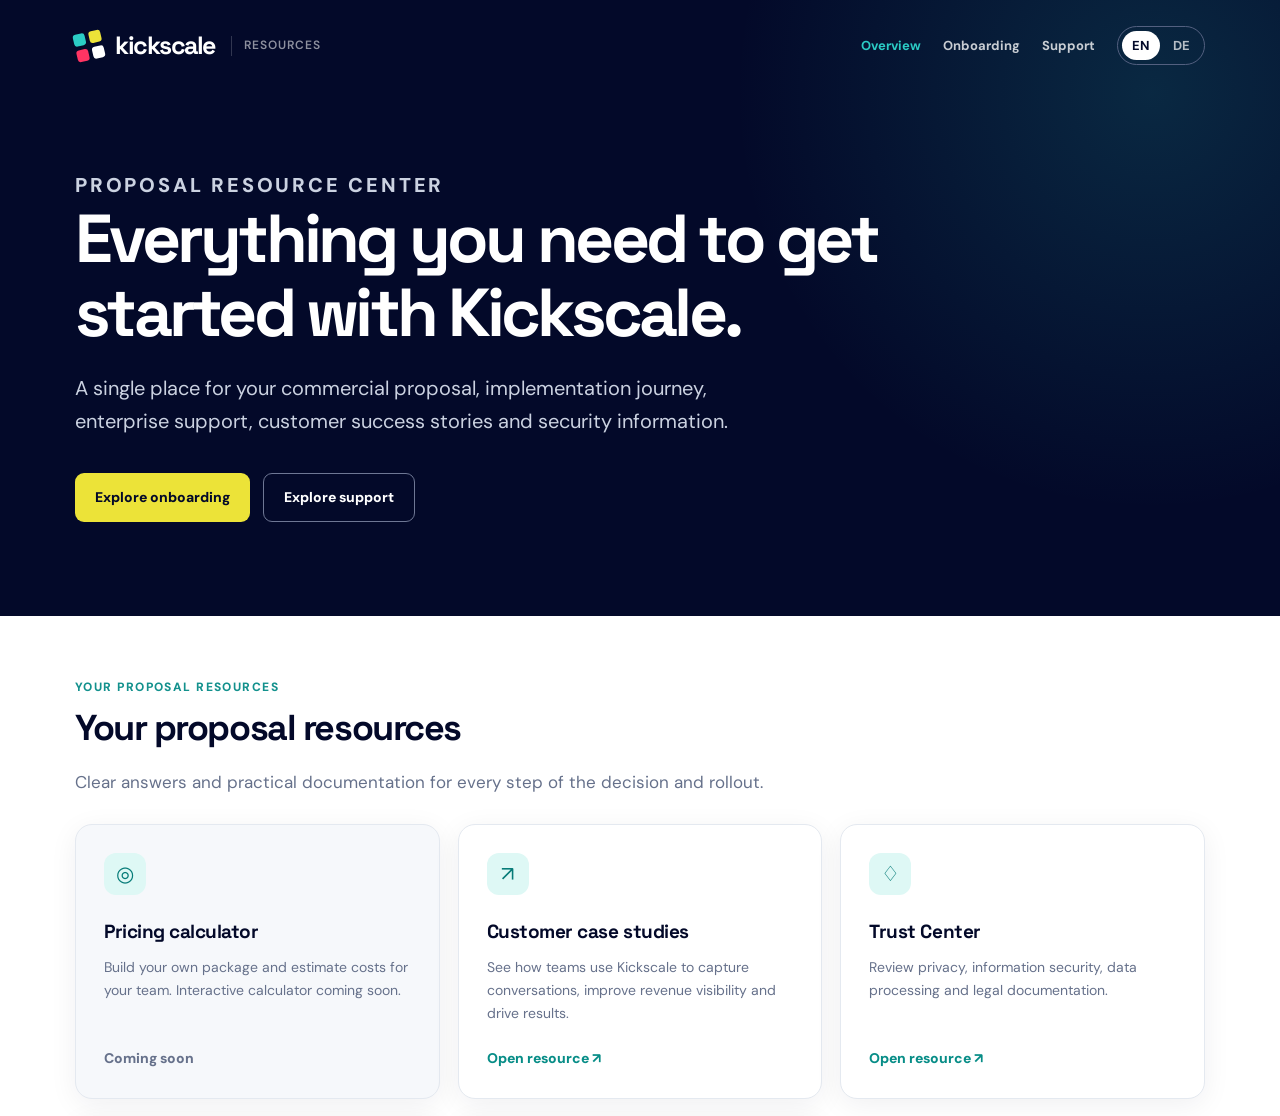
<file: index.html>
<!doctype html><html lang="en"><head><meta charset="UTF-8"><meta name="robots" content="noindex,nofollow"><meta http-equiv="refresh" content="0; url=/en/"><meta name="viewport" content="width=device-width,initial-scale=1"><title>Kickscale Resources</title><link rel="canonical" href="https://kickscale.si/en/"></head><body><a href="/en/">Continue to Kickscale Resources</a></body></html>
</file>
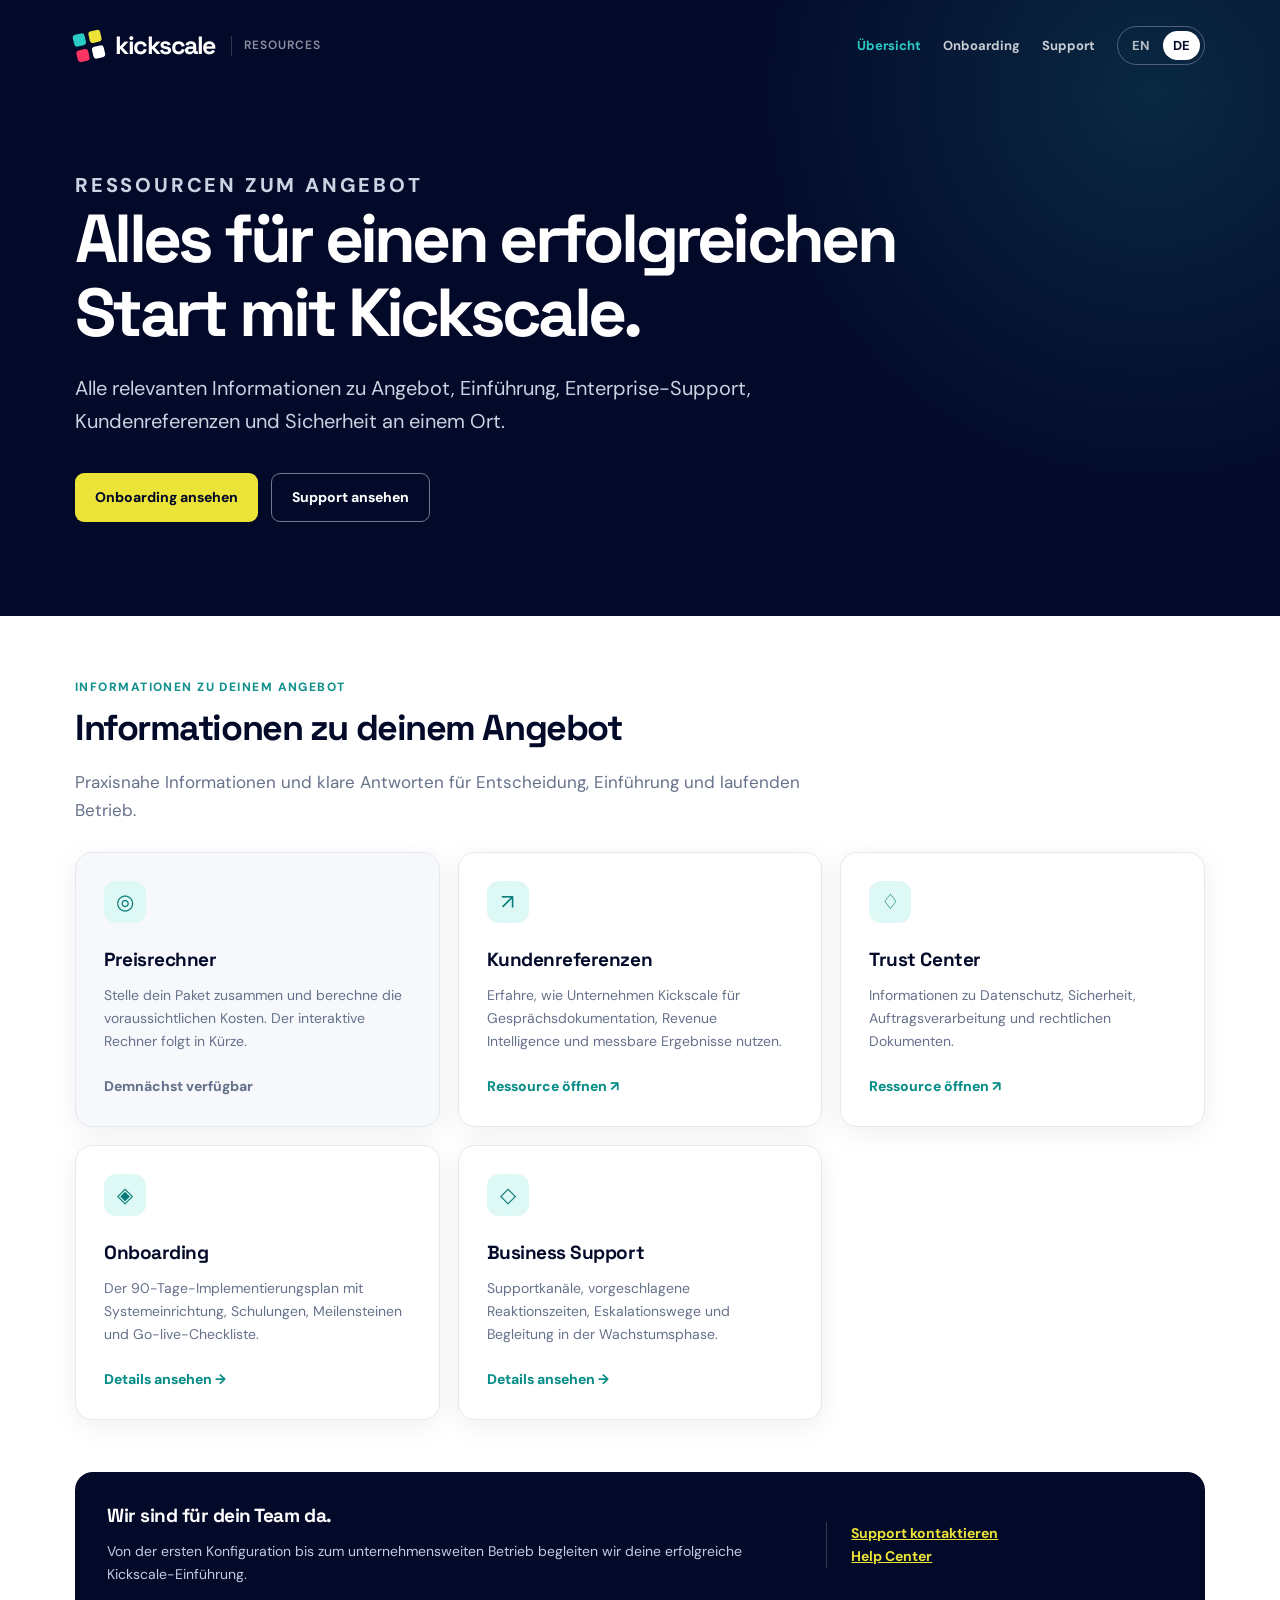
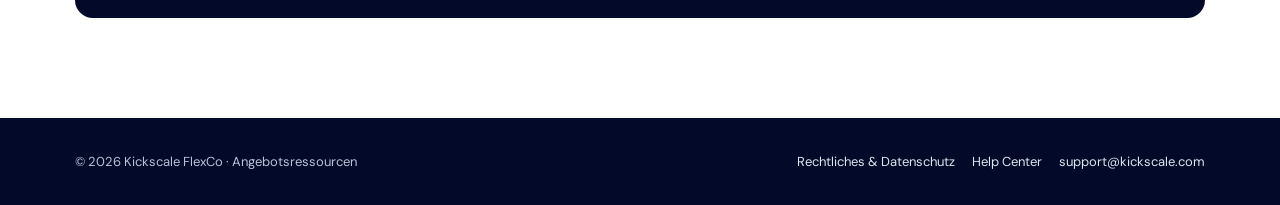
<file: de/index.html>
<!doctype html><html lang="de"><head><meta charset="UTF-8"><meta name="viewport" content="width=device-width,initial-scale=1"><meta name="robots" content="noindex,nofollow,noarchive,nosnippet"><meta name="googlebot" content="noindex,nofollow,noarchive,nosnippet"><meta name="referrer" content="strict-origin-when-cross-origin"><title>Proposal resources | Kickscale Resources</title><meta name="description" content="Kickscale customer proposal resources: onboarding, business support, security and customer cases."><link rel="icon" href="/favicon.svg" type="image/svg+xml"><link rel="stylesheet" href="/styles.css"></head><body><header><div class="container"><div class="topbar"><a class="brand" href="/de/" aria-label="Kickscale"><span class="mark" aria-hidden="true"><i></i><i></i><i></i><i></i></span>kickscale<em>RESOURCES</em></a><nav class="nav" aria-label="Main"><a href="/de/" aria-current="page">Übersicht</a><a href="/de/onboarding/" >Onboarding</a><a href="/de/support/" >Support</a><span class="lang"><a href="/en/" >EN</a><a href="/de/" aria-current="true">DE</a></span></nav></div><div class="hero"><p class="eyebrow">RESSOURCEN ZUM ANGEBOT</p><h1>Alles für einen erfolgreichen Start mit Kickscale.</h1><p>Alle relevanten Informationen zu Angebot, Einführung, Enterprise-Support, Kundenreferenzen und Sicherheit an einem Ort.</p><div class="hero-actions"><a class="btn" href="/de/onboarding/">Onboarding ansehen</a><a class="btn outline" href="/de/support/">Support ansehen</a></div></div></div></header><main class="container main"><p class="section-label">Informationen zu deinem Angebot</p><h2>Informationen zu deinem Angebot</h2><p class="lede">Praxisnahe Informationen und klare Antworten für Entscheidung, Einführung und laufenden Betrieb.</p><div class="cards"><div class="card disabled" ><span class="icon-box">◎</span><h3>Preisrechner</h3><p>Stelle dein Paket zusammen und berechne die voraussichtlichen Kosten. Der interaktive Rechner folgt in Kürze.</p><span class="go">Demnächst verfügbar</span></div><a class="card " href="https://kickscale.com/customers" target="_blank" rel="noopener"><span class="icon-box">↗</span><h3>Kundenreferenzen</h3><p>Erfahre, wie Unternehmen Kickscale für Gesprächsdokumentation, Revenue Intelligence und messbare Ergebnisse nutzen.</p><span class="go">Ressource öffnen ↗</span></a><a class="card " href="https://kickscale.com/legal" target="_blank" rel="noopener"><span class="icon-box">♢</span><h3>Trust Center</h3><p>Informationen zu Datenschutz, Sicherheit, Auftragsverarbeitung und rechtlichen Dokumenten.</p><span class="go">Ressource öffnen ↗</span></a><a class="card " href="/de/onboarding/" ><span class="icon-box">◈</span><h3>Onboarding</h3><p>Der 90-Tage-Implementierungsplan mit Systemeinrichtung, Schulungen, Meilensteinen und Go-live-Checkliste.</p><span class="go">Details ansehen →</span></a><a class="card " href="/de/support/" ><span class="icon-box">◇</span><h3>Business Support</h3><p>Supportkanäle, vorgeschlagene Reaktionszeiten, Eskalationswege und Begleitung in der Wachstumsphase.</p><span class="go">Details ansehen →</span></a></div><div class="info"><div><h3>Wir sind für dein Team da.</h3><p>Von der ersten Konfiguration bis zum unternehmensweiten Betrieb begleiten wir deine erfolgreiche Kickscale-Einführung.</p></div><aside><a  href="mailto:support@kickscale.com">Support kontaktieren</a><br><a  href="https://intercom.help/kickscale-gmbh/de/">Help Center</a></aside></div></main><footer><div class="container foot"><span>© 2026 Kickscale FlexCo · Angebotsressourcen</span><div><a  href="https://www.kickscale.com/legal">Rechtliches & Datenschutz</a><a  href="https://intercom.help/kickscale-gmbh/de/">Help Center</a><a  href="mailto:support@kickscale.com">support@kickscale.com</a></div></div></footer></body></html>
</file>
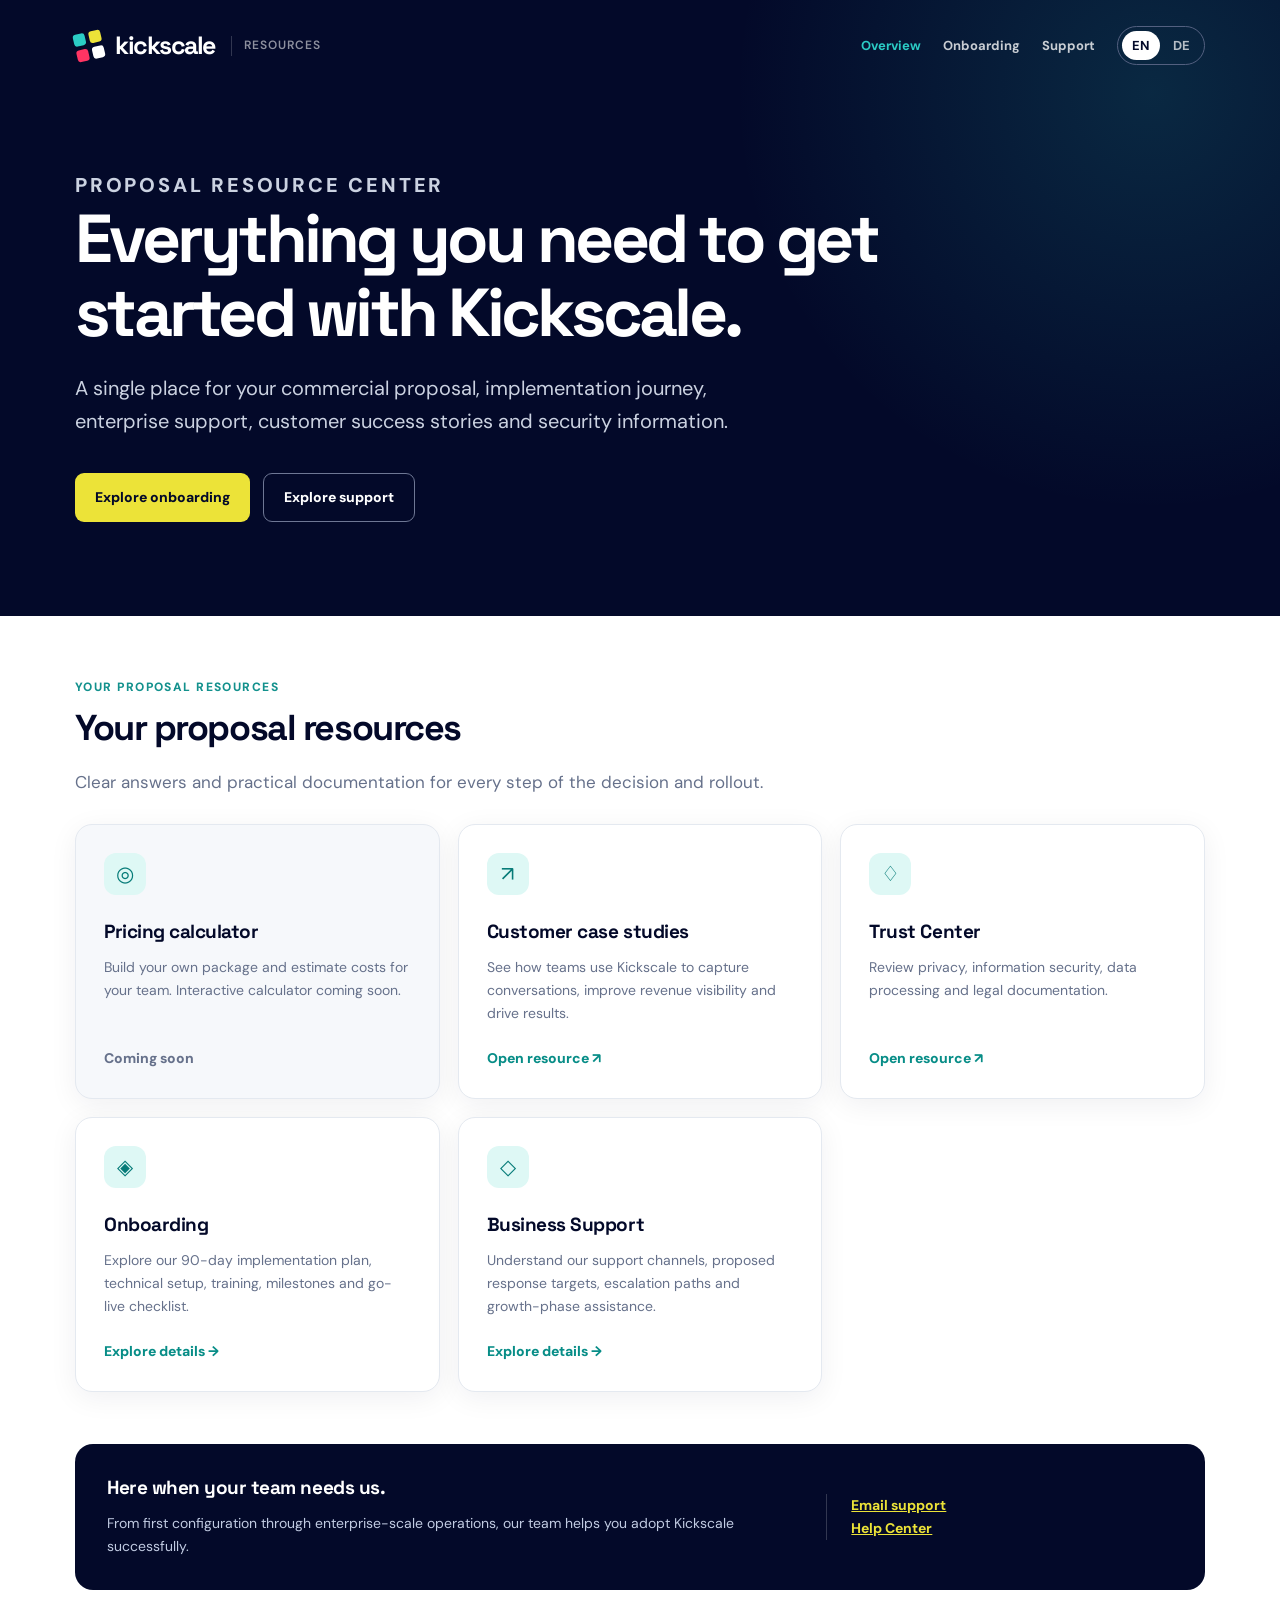
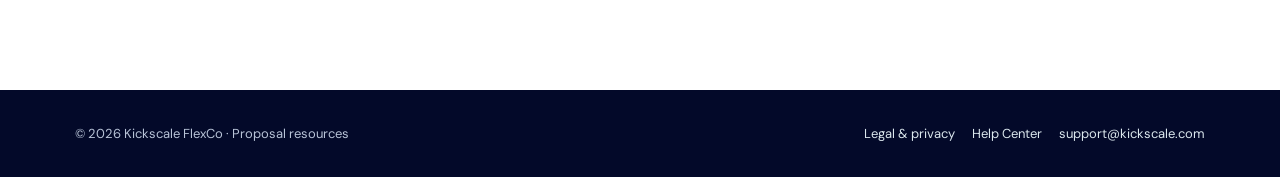
<file: en/index.html>
<!doctype html><html lang="en"><head><meta charset="UTF-8"><meta name="viewport" content="width=device-width,initial-scale=1"><meta name="robots" content="noindex,nofollow,noarchive,nosnippet"><meta name="googlebot" content="noindex,nofollow,noarchive,nosnippet"><meta name="referrer" content="strict-origin-when-cross-origin"><title>Proposal resources | Kickscale Resources</title><meta name="description" content="Kickscale customer proposal resources: onboarding, business support, security and customer cases."><link rel="icon" href="/favicon.svg" type="image/svg+xml"><link rel="stylesheet" href="/styles.css"></head><body><header><div class="container"><div class="topbar"><a class="brand" href="/en/" aria-label="Kickscale"><span class="mark" aria-hidden="true"><i></i><i></i><i></i><i></i></span>kickscale<em>RESOURCES</em></a><nav class="nav" aria-label="Main"><a href="/en/" aria-current="page">Overview</a><a href="/en/onboarding/" >Onboarding</a><a href="/en/support/" >Support</a><span class="lang"><a href="/en/" aria-current="true">EN</a><a href="/de/" >DE</a></span></nav></div><div class="hero"><p class="eyebrow">PROPOSAL RESOURCE CENTER</p><h1>Everything you need to get started with Kickscale.</h1><p>A single place for your commercial proposal, implementation journey, enterprise support, customer success stories and security information.</p><div class="hero-actions"><a class="btn" href="/en/onboarding/">Explore onboarding</a><a class="btn outline" href="/en/support/">Explore support</a></div></div></div></header><main class="container main"><p class="section-label">Your proposal resources</p><h2>Your proposal resources</h2><p class="lede">Clear answers and practical documentation for every step of the decision and rollout.</p><div class="cards"><div class="card disabled" ><span class="icon-box">◎</span><h3>Pricing calculator</h3><p>Build your own package and estimate costs for your team. Interactive calculator coming soon.</p><span class="go">Coming soon</span></div><a class="card " href="https://kickscale.com/customers" target="_blank" rel="noopener"><span class="icon-box">↗</span><h3>Customer case studies</h3><p>See how teams use Kickscale to capture conversations, improve revenue visibility and drive results.</p><span class="go">Open resource ↗</span></a><a class="card " href="https://kickscale.com/legal" target="_blank" rel="noopener"><span class="icon-box">♢</span><h3>Trust Center</h3><p>Review privacy, information security, data processing and legal documentation.</p><span class="go">Open resource ↗</span></a><a class="card " href="/en/onboarding/" ><span class="icon-box">◈</span><h3>Onboarding</h3><p>Explore our 90-day implementation plan, technical setup, training, milestones and go-live checklist.</p><span class="go">Explore details →</span></a><a class="card " href="/en/support/" ><span class="icon-box">◇</span><h3>Business Support</h3><p>Understand our support channels, proposed response targets, escalation paths and growth-phase assistance.</p><span class="go">Explore details →</span></a></div><div class="info"><div><h3>Here when your team needs us.</h3><p>From first configuration through enterprise-scale operations, our team helps you adopt Kickscale successfully.</p></div><aside><a  href="mailto:support@kickscale.com">Email support</a><br><a  href="https://intercom.help/kickscale-gmbh/en/">Help Center</a></aside></div></main><footer><div class="container foot"><span>© 2026 Kickscale FlexCo · Proposal resources</span><div><a  href="https://www.kickscale.com/legal">Legal & privacy</a><a  href="https://intercom.help/kickscale-gmbh/en/">Help Center</a><a  href="mailto:support@kickscale.com">support@kickscale.com</a></div></div></footer></body></html>
</file>
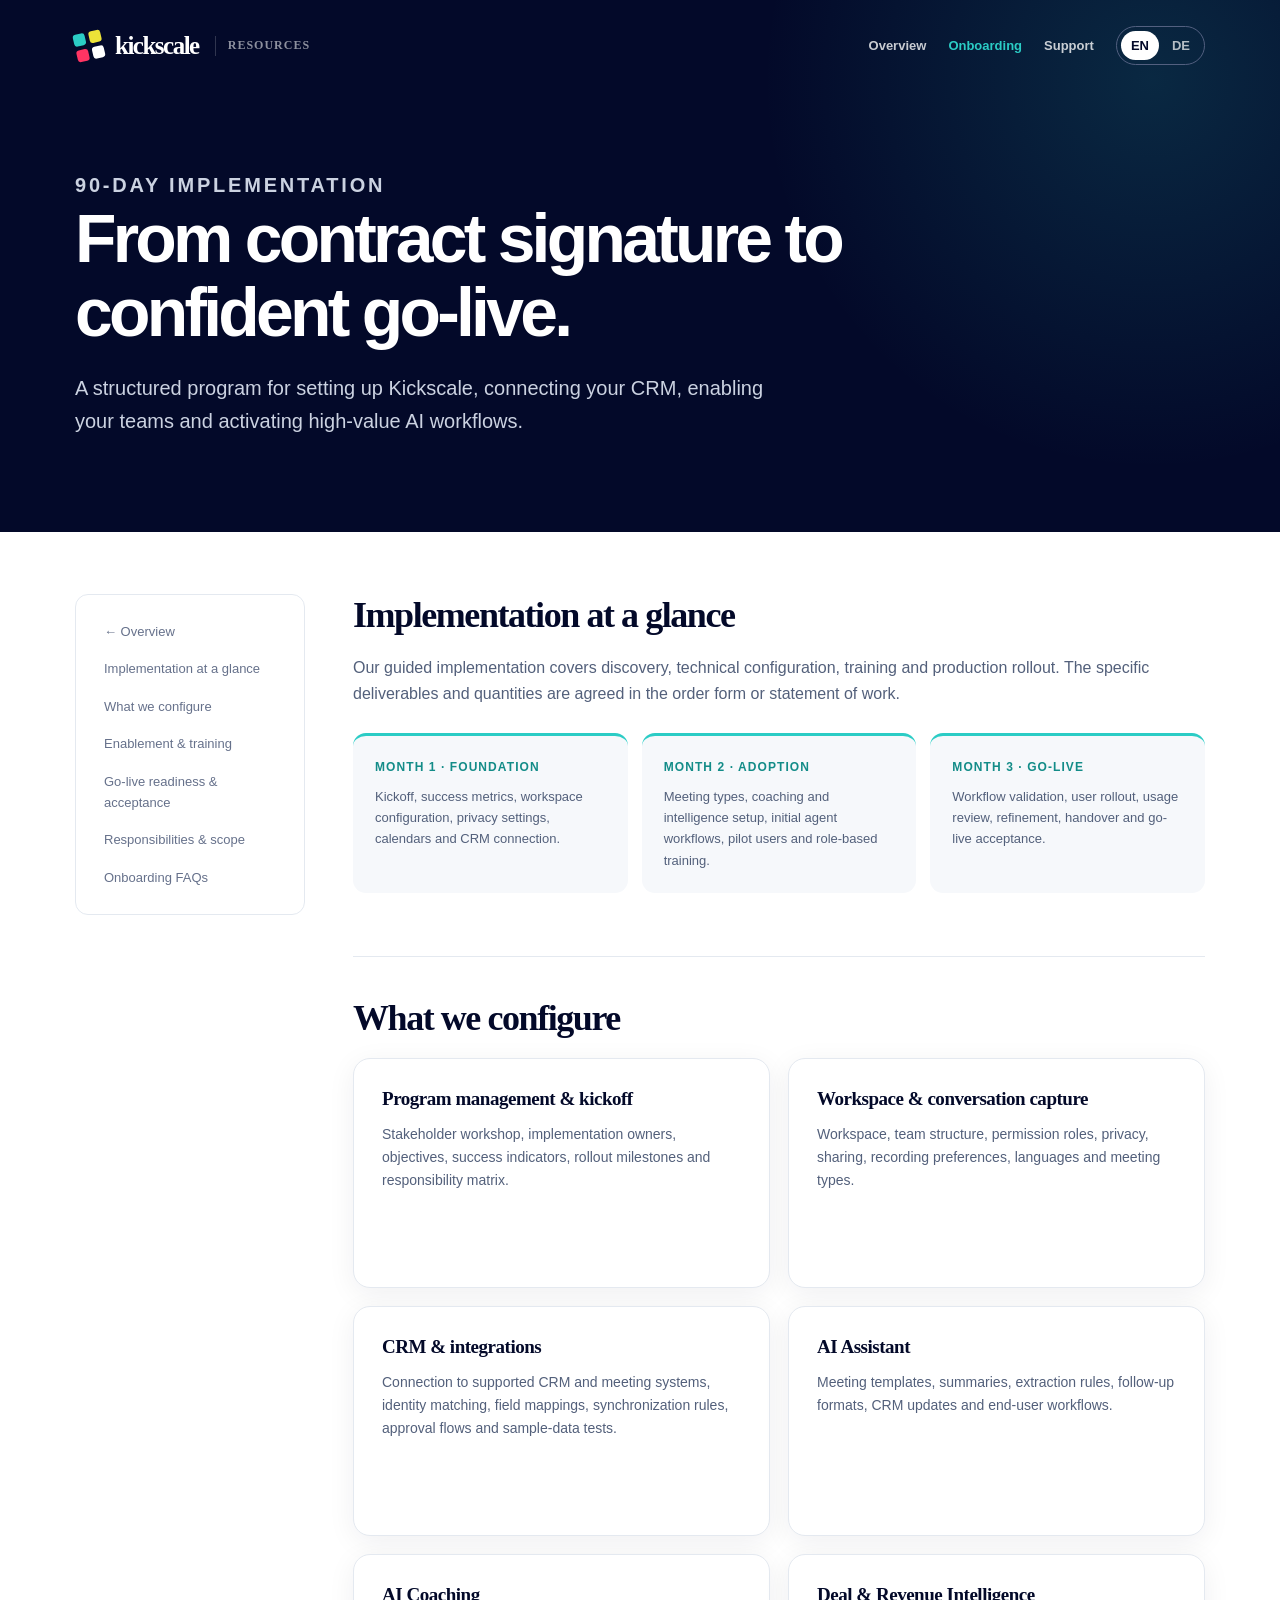
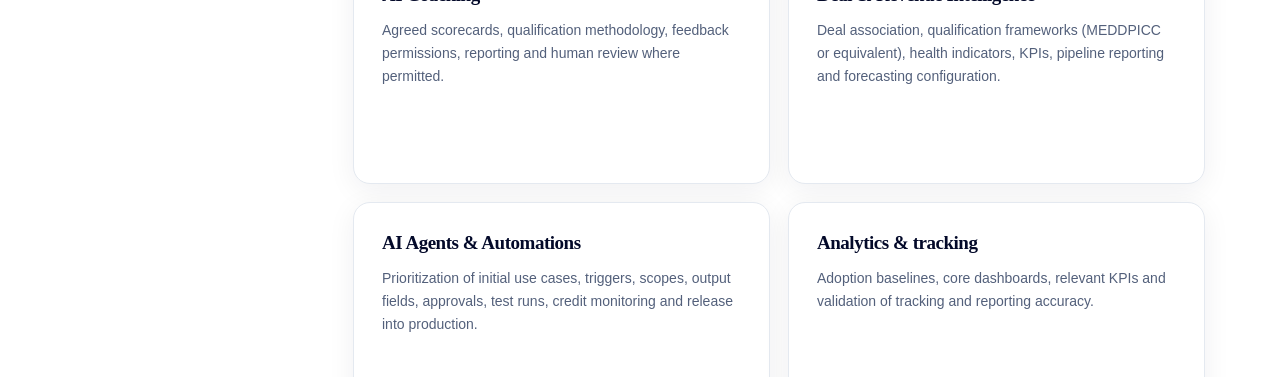
<file: onboarding/index.html>
<!doctype html><html lang="en"><head><meta charset="UTF-8"><meta name="robots" content="noindex,nofollow"><meta http-equiv="refresh" content="0; url=/en/onboarding/"><meta name="viewport" content="width=device-width,initial-scale=1"><title>Kickscale Resources</title><link rel="canonical" href="https://kickscale.si/en/onboarding/"></head><body><a href="/en/onboarding/">Continue to Kickscale Resources</a></body></html>
</file>
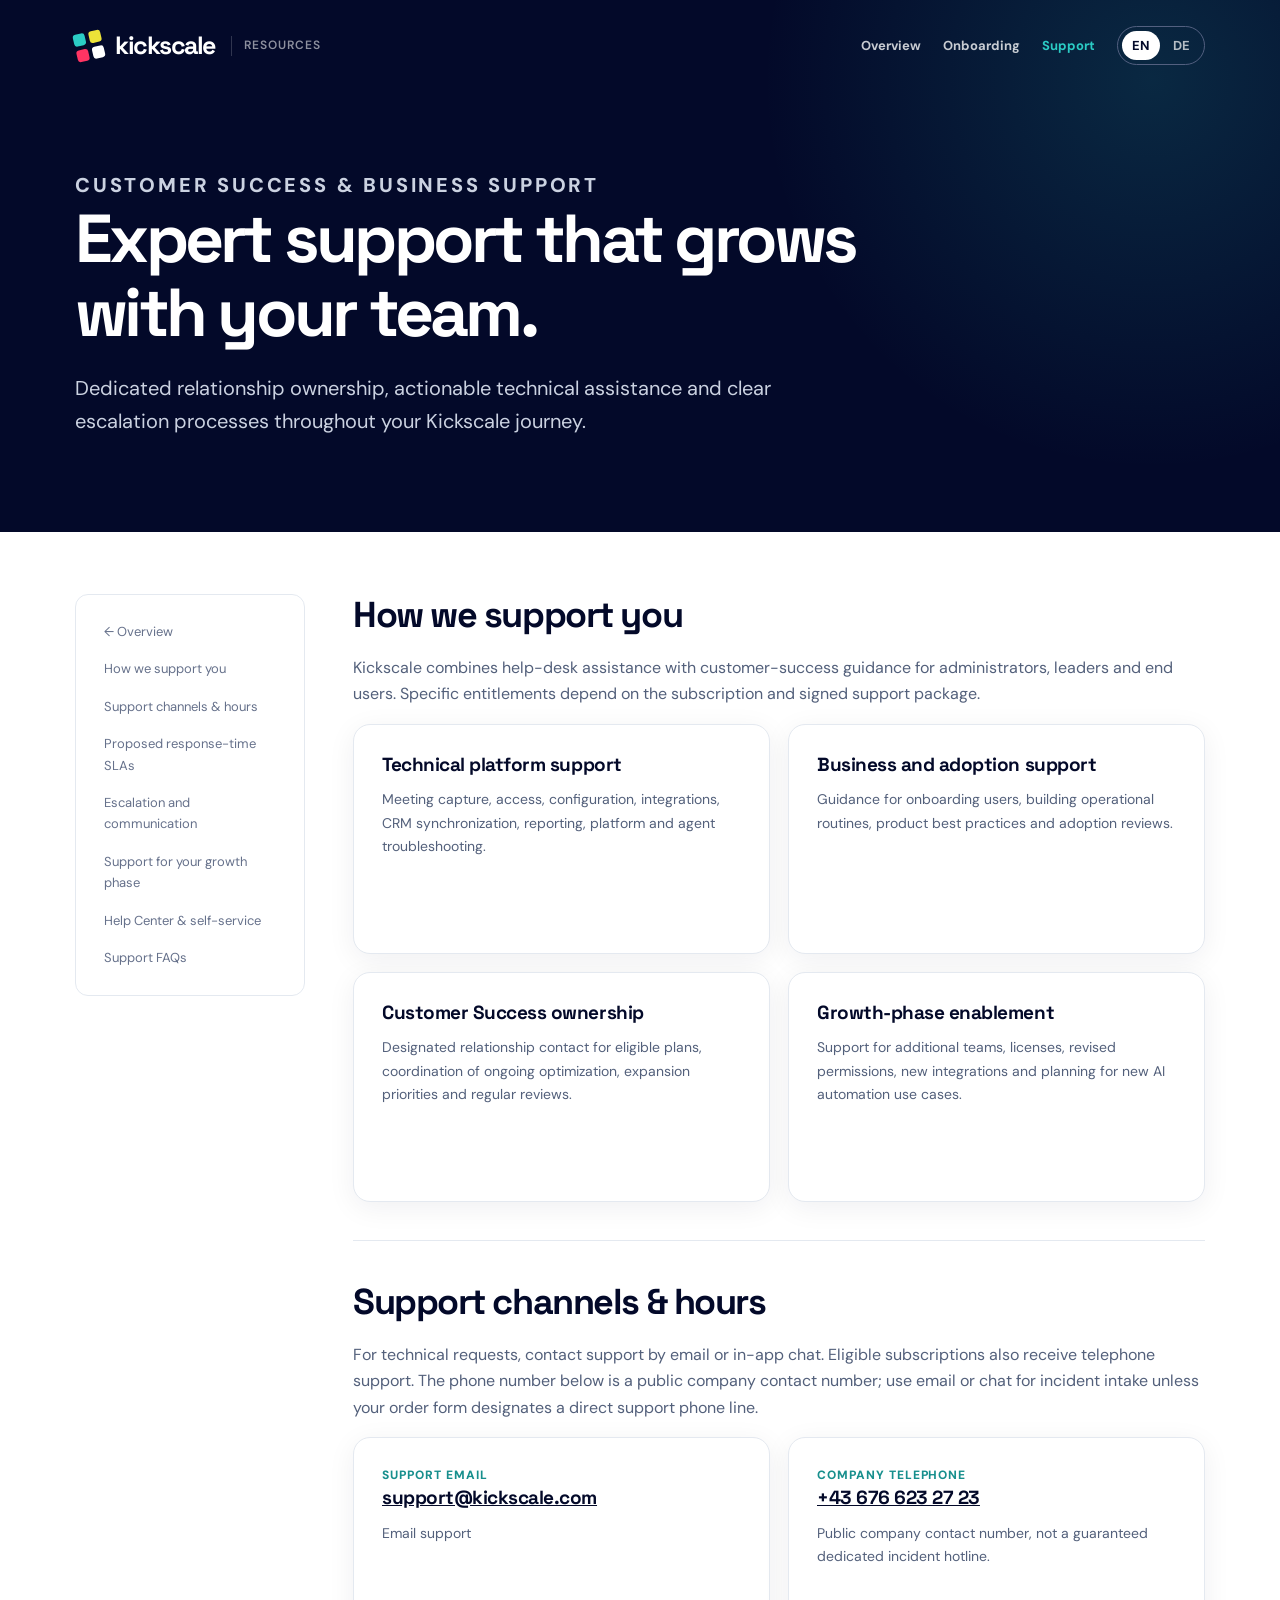
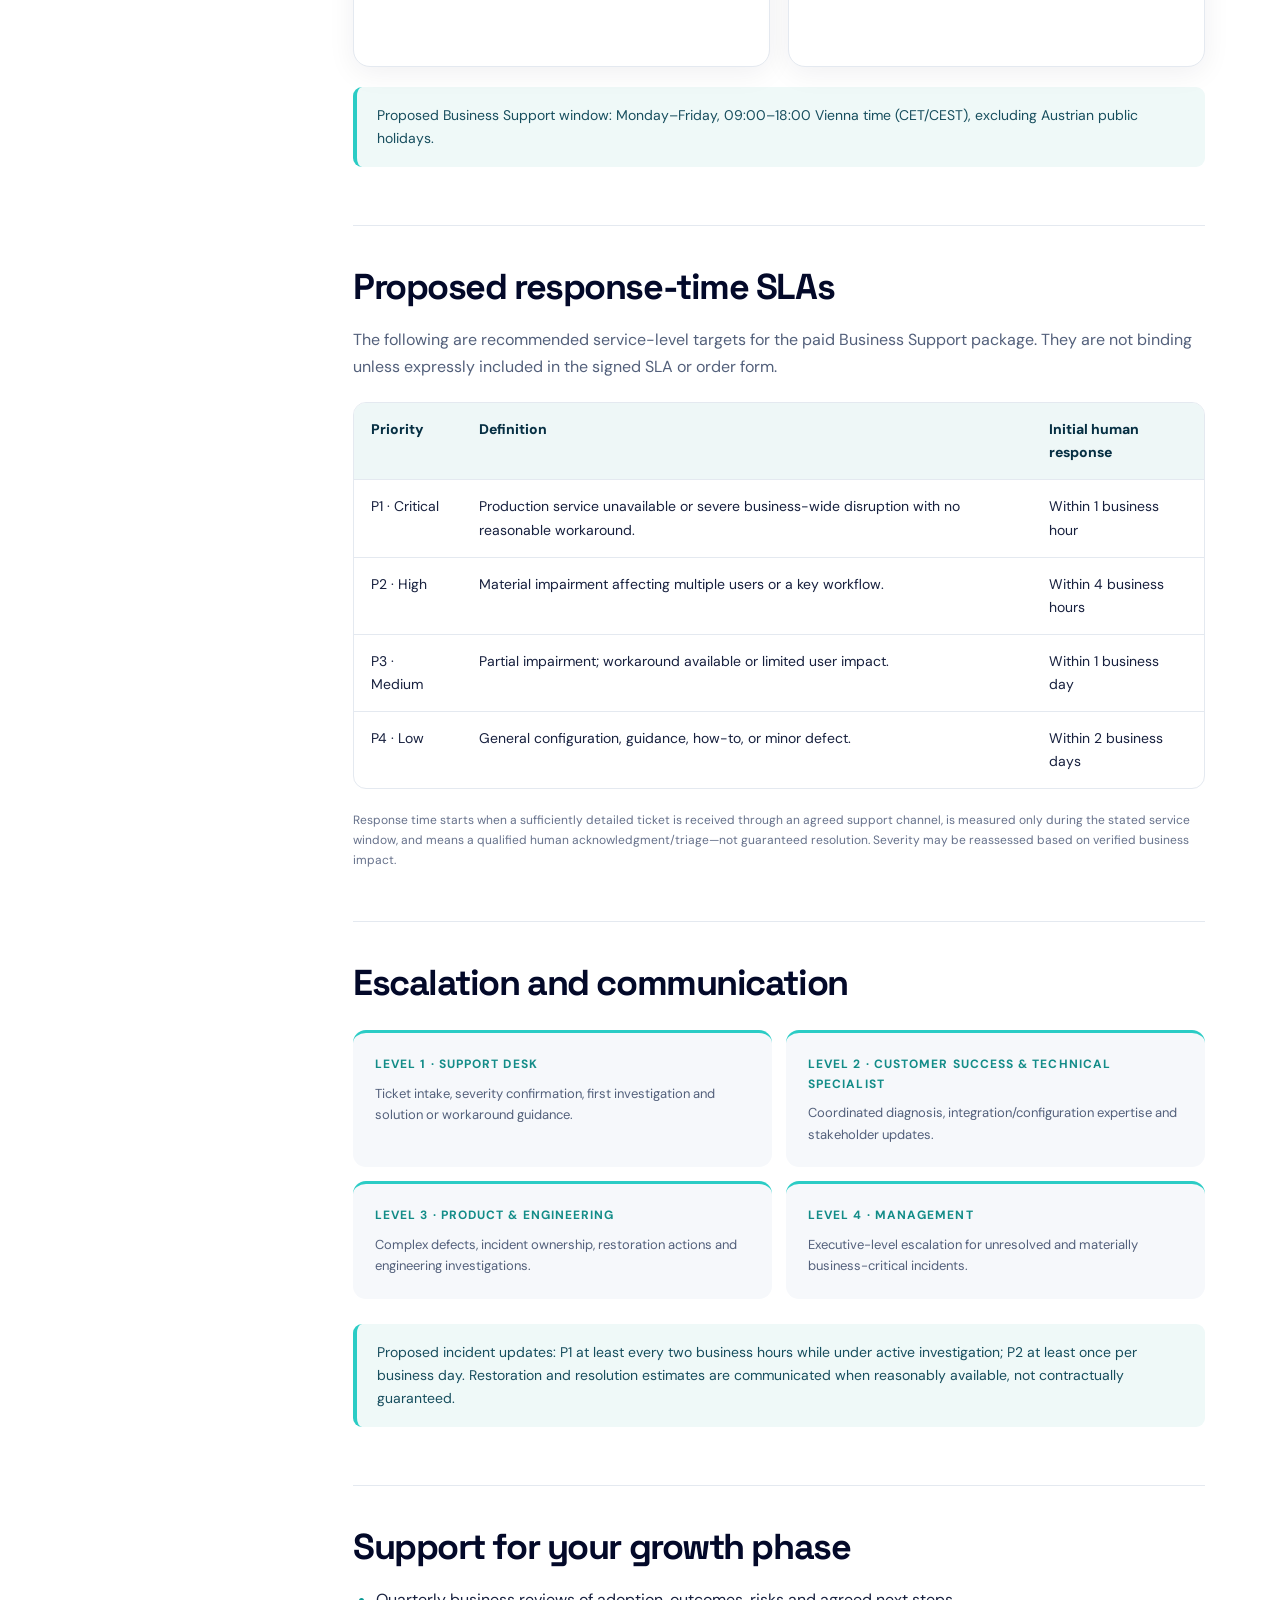
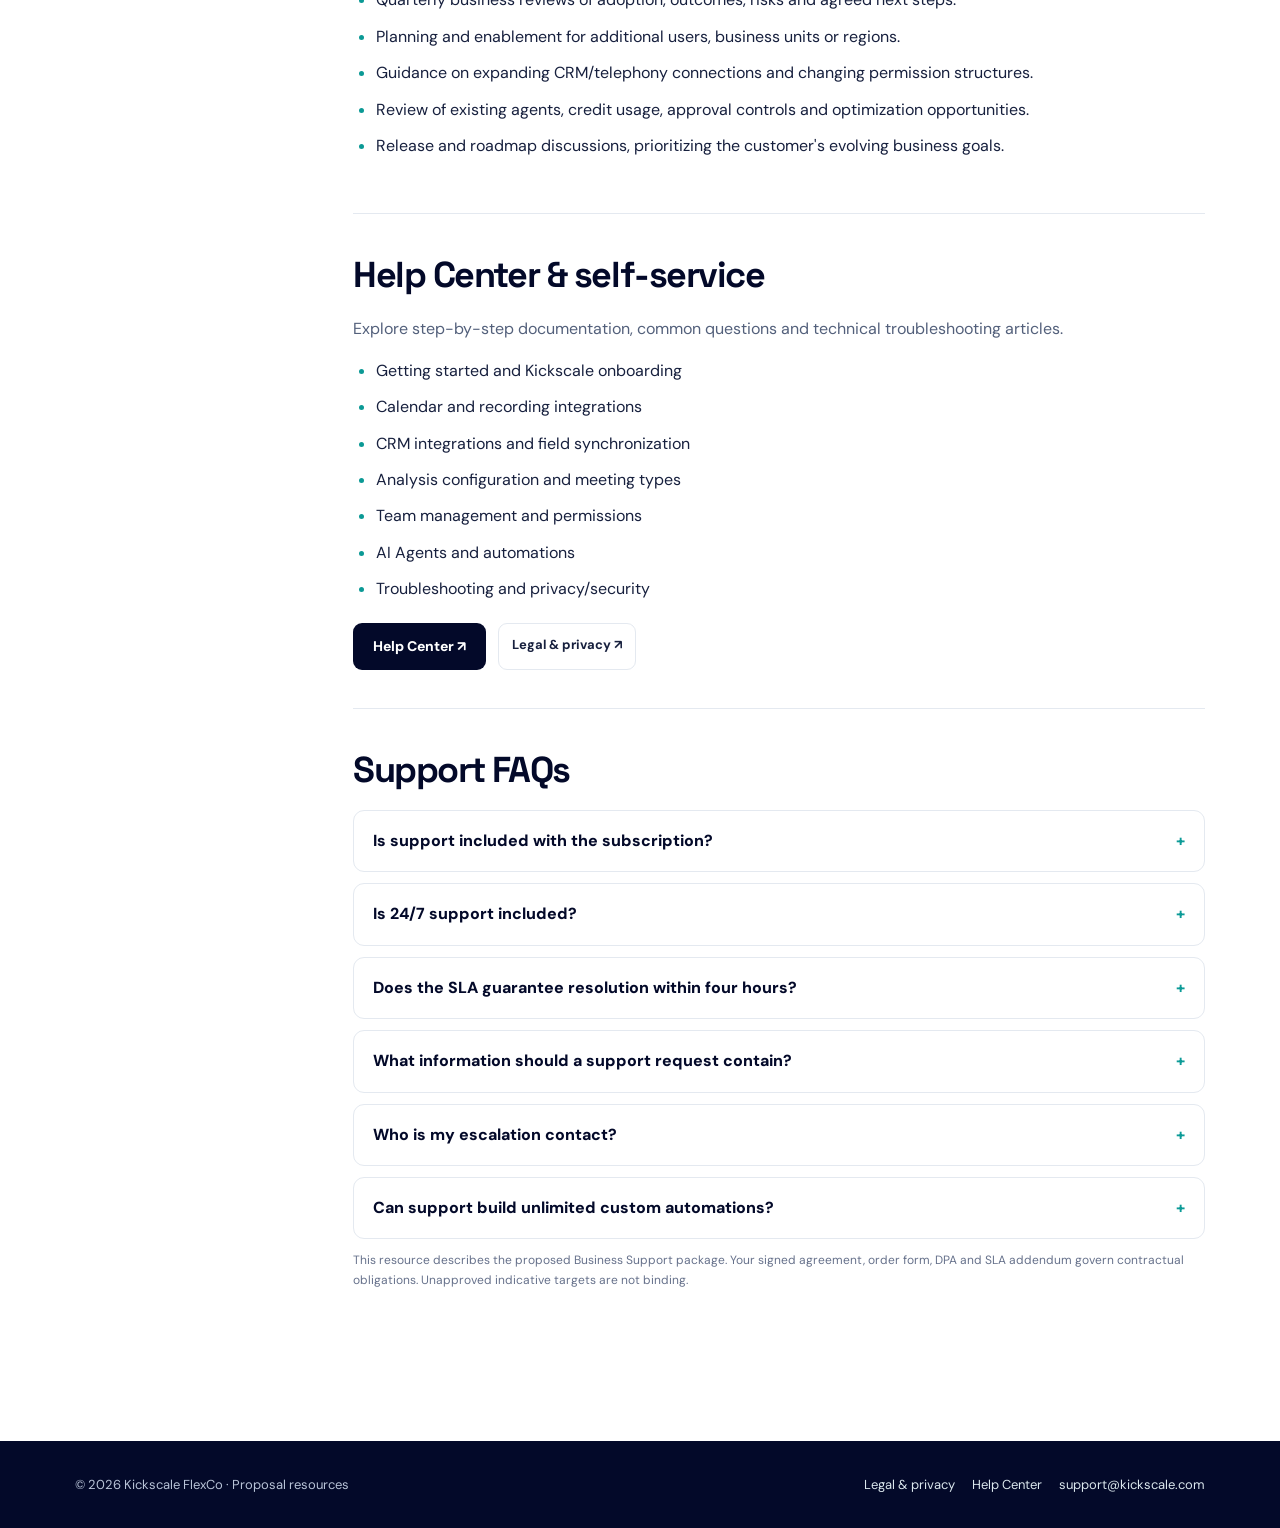
<file: support/index.html>
<!doctype html><html lang="en"><head><meta charset="UTF-8"><meta name="robots" content="noindex,nofollow"><meta http-equiv="refresh" content="0; url=/en/support/"><meta name="viewport" content="width=device-width,initial-scale=1"><title>Kickscale Resources</title><link rel="canonical" href="https://kickscale.si/en/support/"></head><body><a href="/en/support/">Continue to Kickscale Resources</a></body></html>
</file>
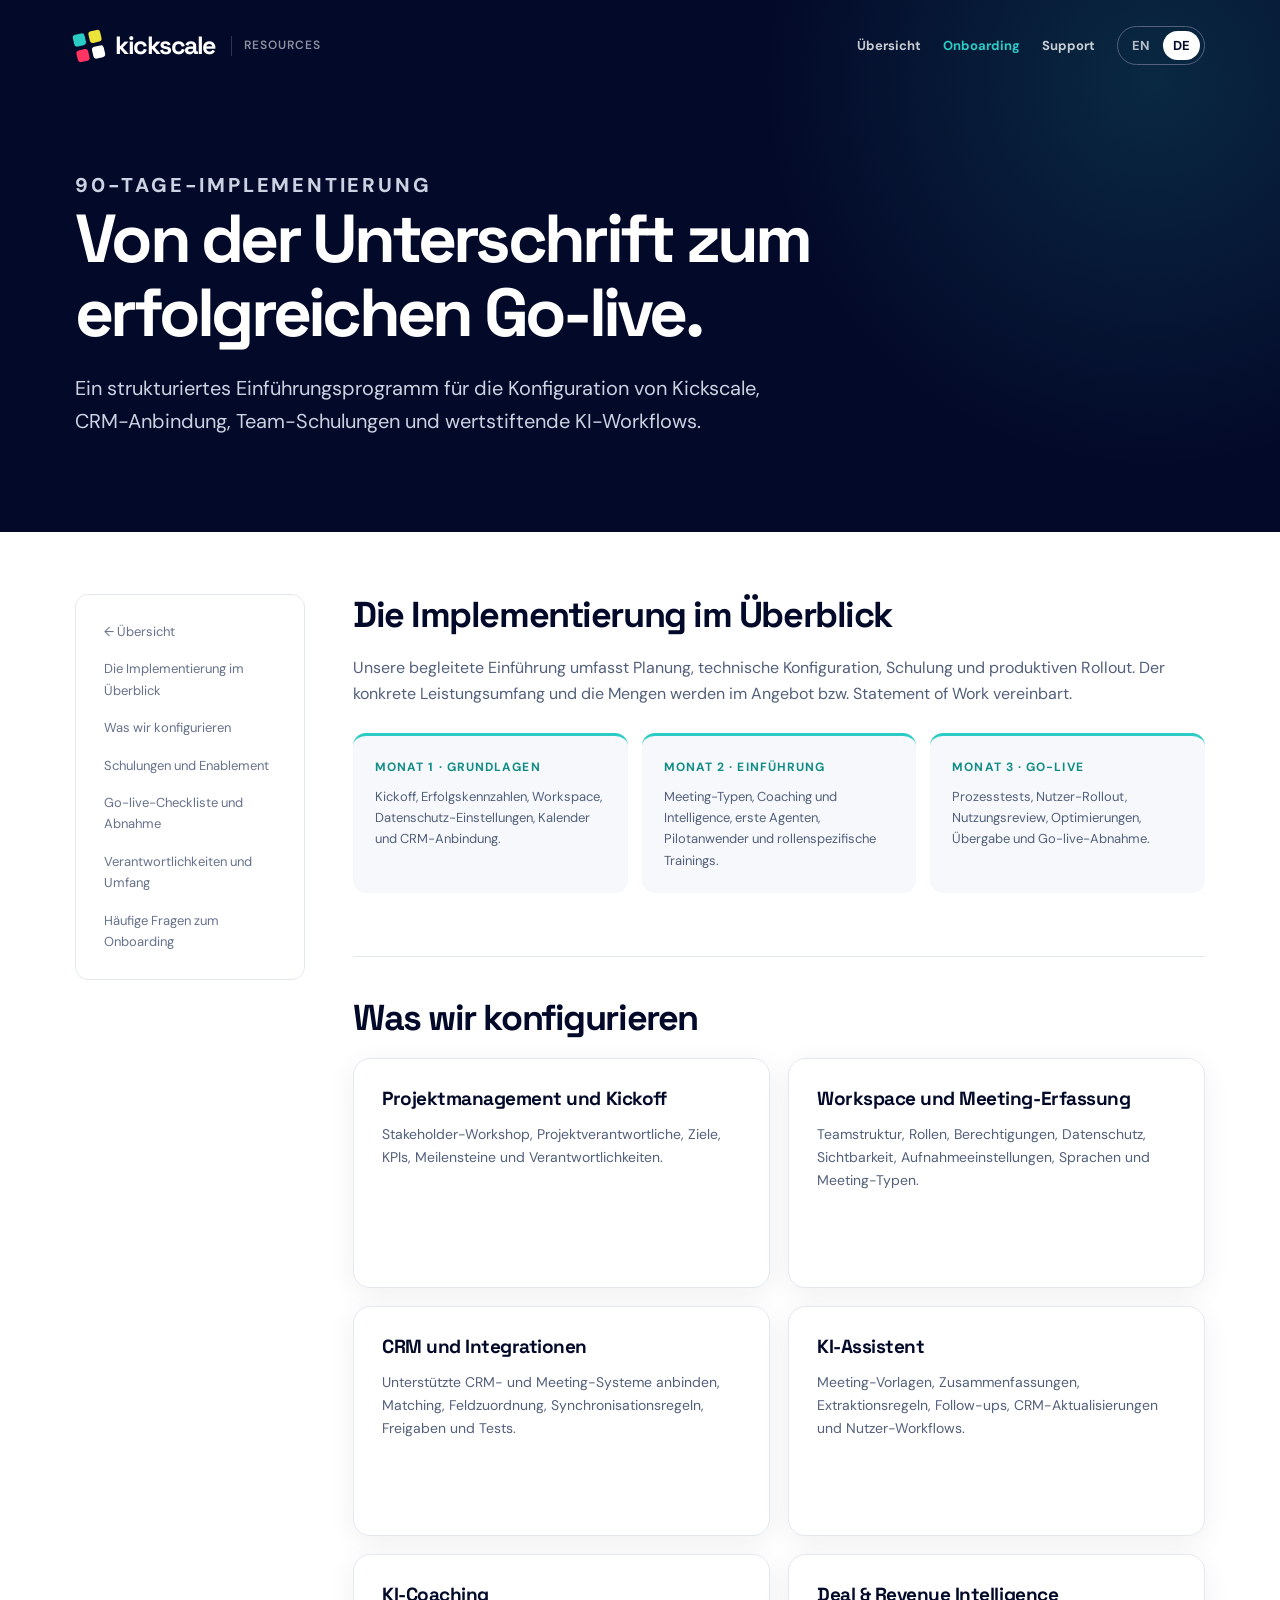
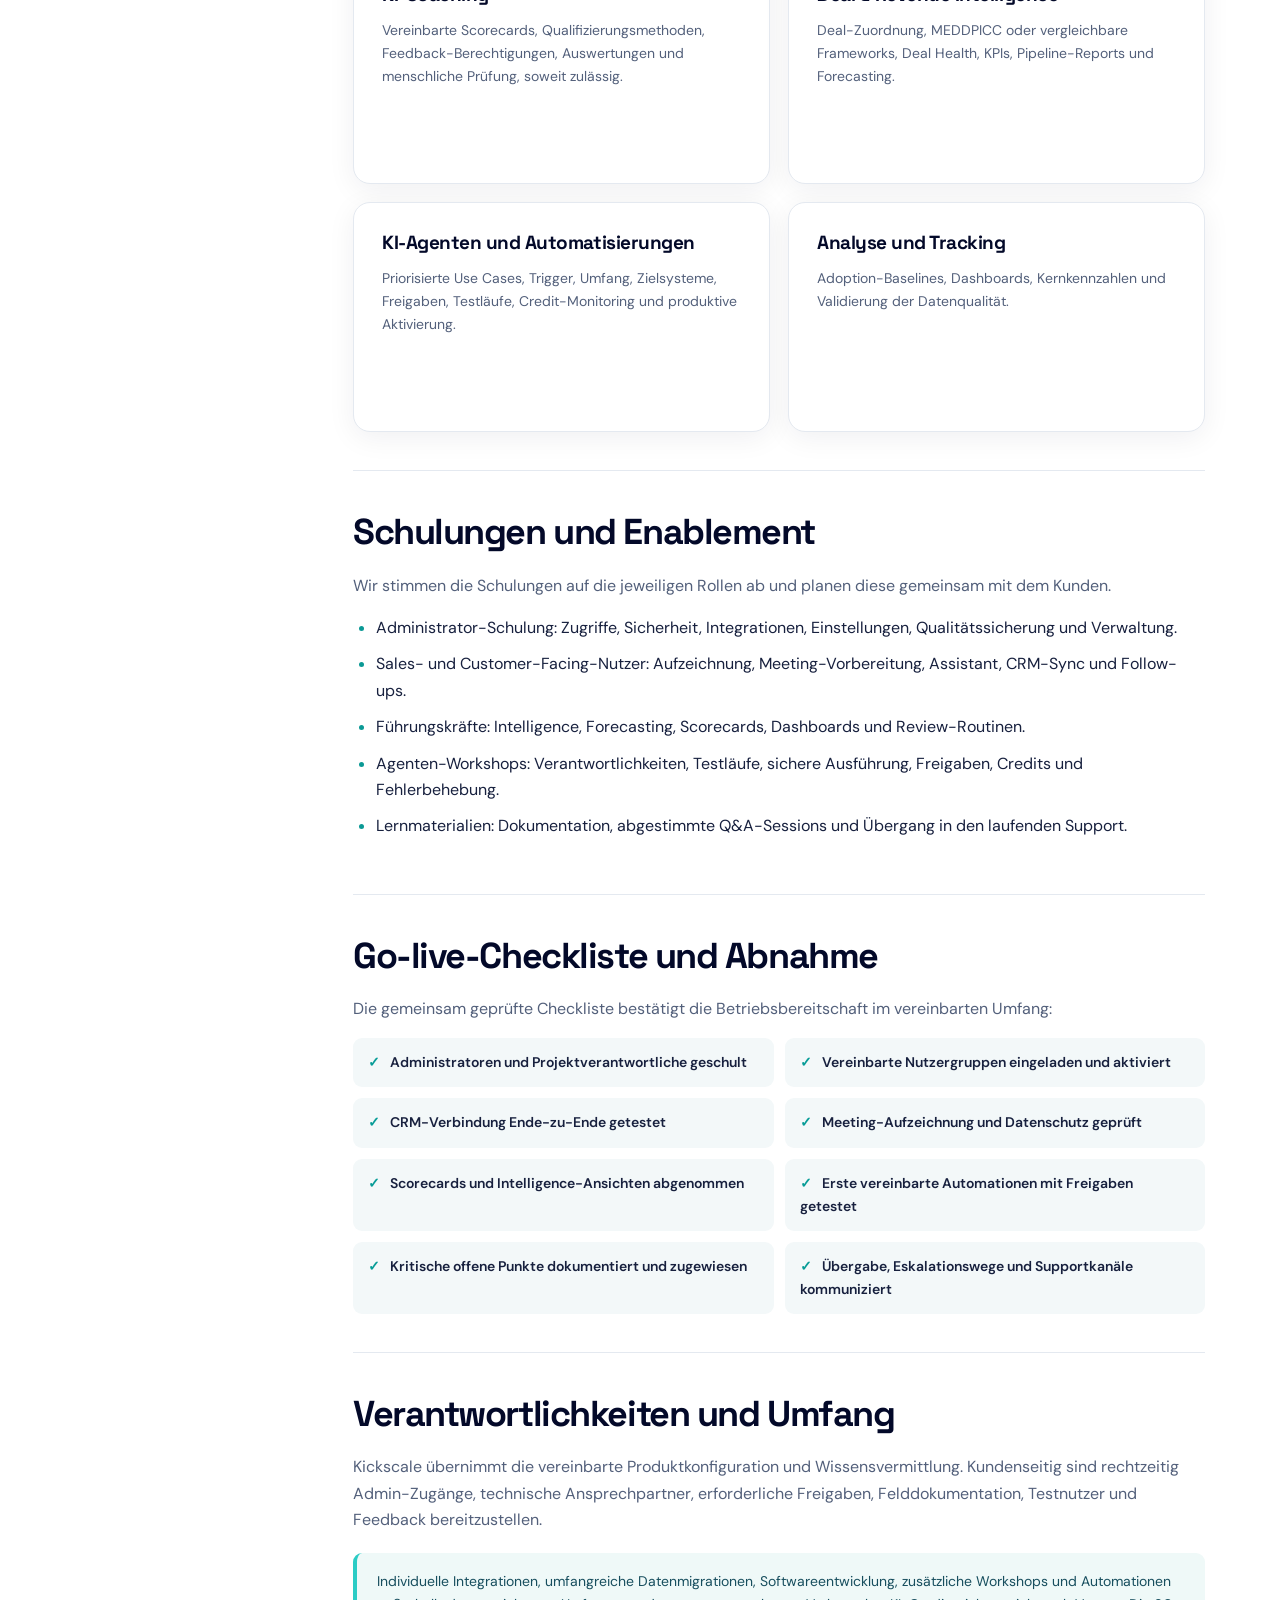
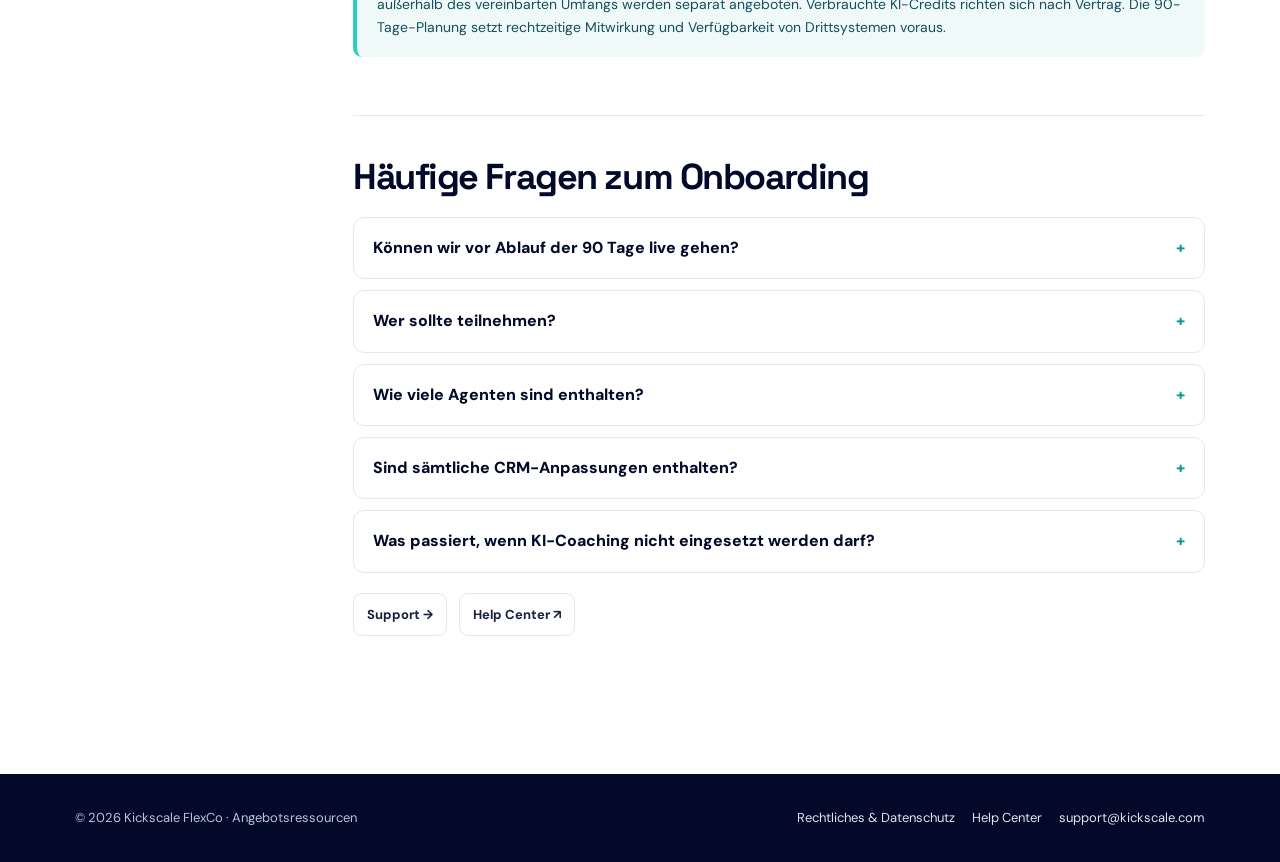
<file: de/onboarding/index.html>
<!doctype html><html lang="de"><head><meta charset="UTF-8"><meta name="viewport" content="width=device-width,initial-scale=1"><meta name="robots" content="noindex,nofollow,noarchive,nosnippet"><meta name="googlebot" content="noindex,nofollow,noarchive,nosnippet"><meta name="referrer" content="strict-origin-when-cross-origin"><title>Onboarding | Kickscale Resources</title><meta name="description" content="Kickscale customer proposal resources: onboarding, business support, security and customer cases."><link rel="icon" href="/favicon.svg" type="image/svg+xml"><link rel="stylesheet" href="/styles.css"></head><body><header><div class="container"><div class="topbar"><a class="brand" href="/de/" aria-label="Kickscale"><span class="mark" aria-hidden="true"><i></i><i></i><i></i><i></i></span>kickscale<em>RESOURCES</em></a><nav class="nav" aria-label="Main"><a href="/de/" >Übersicht</a><a href="/de/onboarding/" aria-current="page">Onboarding</a><a href="/de/support/" >Support</a><span class="lang"><a href="/en/onboarding/" >EN</a><a href="/de/onboarding/" aria-current="true">DE</a></span></nav></div><div class="hero"><p class="eyebrow">90-TAGE-IMPLEMENTIERUNG</p><h1>Von der Unterschrift zum erfolgreichen Go-live.</h1><p>Ein strukturiertes Einführungsprogramm für die Konfiguration von Kickscale, CRM-Anbindung, Team-Schulungen und wertstiftende KI-Workflows.</p></div></div></header><main class="container main"><div class="content-grid"><aside class="side"><a  href="/de/">← Übersicht</a><a href="#overview">Die Implementierung im Überblick</a><a href="#configuration">Was wir konfigurieren</a><a href="#training">Schulungen und Enablement</a><a href="#readiness">Go-live-Checkliste und Abnahme</a><a href="#scope">Verantwortlichkeiten und Umfang</a><a href="#faq">Häufige Fragen zum Onboarding</a></aside><article><section class="block" id="overview"><h2>Die Implementierung im Überblick</h2><p>Unsere begleitete Einführung umfasst Planung, technische Konfiguration, Schulung und produktiven Rollout. Der konkrete Leistungsumfang und die Mengen werden im Angebot bzw. Statement of Work vereinbart.</p><div class="milestones"><div class="milestone"><b>Monat 1 · Grundlagen</b><p>Kickoff, Erfolgskennzahlen, Workspace, Datenschutz-Einstellungen, Kalender und CRM-Anbindung.</p></div><div class="milestone"><b>Monat 2 · Einführung</b><p>Meeting-Typen, Coaching und Intelligence, erste Agenten, Pilotanwender und rollenspezifische Trainings.</p></div><div class="milestone"><b>Monat 3 · Go-live</b><p>Prozesstests, Nutzer-Rollout, Nutzungsreview, Optimierungen, Übergabe und Go-live-Abnahme.</p></div></div></section><section class="block" id="configuration"><h2>Was wir konfigurieren</h2><div class="cards two"><div class="card"><h3>Projektmanagement und Kickoff</h3><p>Stakeholder-Workshop, Projektverantwortliche, Ziele, KPIs, Meilensteine und Verantwortlichkeiten.</p></div><div class="card"><h3>Workspace und Meeting-Erfassung</h3><p>Teamstruktur, Rollen, Berechtigungen, Datenschutz, Sichtbarkeit, Aufnahmeeinstellungen, Sprachen und Meeting-Typen.</p></div><div class="card"><h3>CRM und Integrationen</h3><p>Unterstützte CRM- und Meeting-Systeme anbinden, Matching, Feldzuordnung, Synchronisationsregeln, Freigaben und Tests.</p></div><div class="card"><h3>KI-Assistent</h3><p>Meeting-Vorlagen, Zusammenfassungen, Extraktionsregeln, Follow-ups, CRM-Aktualisierungen und Nutzer-Workflows.</p></div><div class="card"><h3>KI-Coaching</h3><p>Vereinbarte Scorecards, Qualifizierungsmethoden, Feedback-Berechtigungen, Auswertungen und menschliche Prüfung, soweit zulässig.</p></div><div class="card"><h3>Deal & Revenue Intelligence</h3><p>Deal-Zuordnung, MEDDPICC oder vergleichbare Frameworks, Deal Health, KPIs, Pipeline-Reports und Forecasting.</p></div><div class="card"><h3>KI-Agenten und Automatisierungen</h3><p>Priorisierte Use Cases, Trigger, Umfang, Zielsysteme, Freigaben, Testläufe, Credit-Monitoring und produktive Aktivierung.</p></div><div class="card"><h3>Analyse und Tracking</h3><p>Adoption-Baselines, Dashboards, Kernkennzahlen und Validierung der Datenqualität.</p></div></div></section><section class="block" id="training"><h2>Schulungen und Enablement</h2><p>Wir stimmen die Schulungen auf die jeweiligen Rollen ab und planen diese gemeinsam mit dem Kunden.</p><ul><li>Administrator-Schulung: Zugriffe, Sicherheit, Integrationen, Einstellungen, Qualitätssicherung und Verwaltung.</li><li>Sales- und Customer-Facing-Nutzer: Aufzeichnung, Meeting-Vorbereitung, Assistant, CRM-Sync und Follow-ups.</li><li>Führungskräfte: Intelligence, Forecasting, Scorecards, Dashboards und Review-Routinen.</li><li>Agenten-Workshops: Verantwortlichkeiten, Testläufe, sichere Ausführung, Freigaben, Credits und Fehlerbehebung.</li><li>Lernmaterialien: Dokumentation, abgestimmte Q&A-Sessions und Übergang in den laufenden Support.</li></ul></section><section class="block" id="readiness"><h2>Go-live-Checkliste und Abnahme</h2><p>Die gemeinsam geprüfte Checkliste bestätigt die Betriebsbereitschaft im vereinbarten Umfang:</p><div class="checklist"><div class="check">Administratoren und Projektverantwortliche geschult</div><div class="check">Vereinbarte Nutzergruppen eingeladen und aktiviert</div><div class="check">CRM-Verbindung Ende-zu-Ende getestet</div><div class="check">Meeting-Aufzeichnung und Datenschutz geprüft</div><div class="check">Scorecards und Intelligence-Ansichten abgenommen</div><div class="check">Erste vereinbarte Automationen mit Freigaben getestet</div><div class="check">Kritische offene Punkte dokumentiert und zugewiesen</div><div class="check">Übergabe, Eskalationswege und Supportkanäle kommuniziert</div></div></section><section class="block" id="scope"><h2>Verantwortlichkeiten und Umfang</h2><p>Kickscale übernimmt die vereinbarte Produktkonfiguration und Wissensvermittlung. Kundenseitig sind rechtzeitig Admin-Zugänge, technische Ansprechpartner, erforderliche Freigaben, Felddokumentation, Testnutzer und Feedback bereitzustellen.</p><div class="callout">Individuelle Integrationen, umfangreiche Datenmigrationen, Softwareentwicklung, zusätzliche Workshops und Automationen außerhalb des vereinbarten Umfangs werden separat angeboten. Verbrauchte KI-Credits richten sich nach Vertrag. Die 90-Tage-Planung setzt rechtzeitige Mitwirkung und Verfügbarkeit von Drittsystemen voraus.</div></section><section class="block" id="faq"><h2>Häufige Fragen zum Onboarding</h2><div class="faq"><details><summary>Können wir vor Ablauf der 90 Tage live gehen?</summary><p>Ja. Die 90 Tage sind der vorgesehene Implementierungszeitraum. Teams können nach erfolgreicher Prüfung stufenweise früher live gehen.</p></details><details><summary>Wer sollte teilnehmen?</summary><p>Ein kundenseitiger Projektverantwortlicher, CRM-Admin, relevante IT-/Datenschutzverantwortliche, Sales- oder CS-Leads und Pilotnutzer.</p></details><details><summary>Wie viele Agenten sind enthalten?</summary><p>Anzahl, Komplexität und Umfang der ersten Agenten werden im Angebot bzw. Leistungsumfang vereinbart. Nutzungsbasierte KI-Credits sind separat, sofern nicht ausdrücklich enthalten.</p></details><details><summary>Sind sämtliche CRM-Anpassungen enthalten?</summary><p>Enthalten ist die vereinbarte, unterstützte Anbindung einschließlich Mapping. Umfangreiche Sonderentwicklungen und weitere CRM-Instanzen sind separat zu vereinbaren.</p></details><details><summary>Was passiert, wenn KI-Coaching nicht eingesetzt werden darf?</summary><p>Assistant, Intelligence und Automationen können unabhängig eingeführt werden. Coaching wird nur mit entsprechender rechtlicher und organisatorischer Freigabe konfiguriert.</p></details></div><div class="links"><a class="link-chip" href="/de/support/">Support →</a><a class="link-chip" href="https://intercom.help/kickscale-gmbh/de/">Help Center ↗</a></div></section></article></div></main><footer><div class="container foot"><span>© 2026 Kickscale FlexCo · Angebotsressourcen</span><div><a  href="https://www.kickscale.com/legal">Rechtliches & Datenschutz</a><a  href="https://intercom.help/kickscale-gmbh/de/">Help Center</a><a  href="mailto:support@kickscale.com">support@kickscale.com</a></div></div></footer></body></html>
</file>
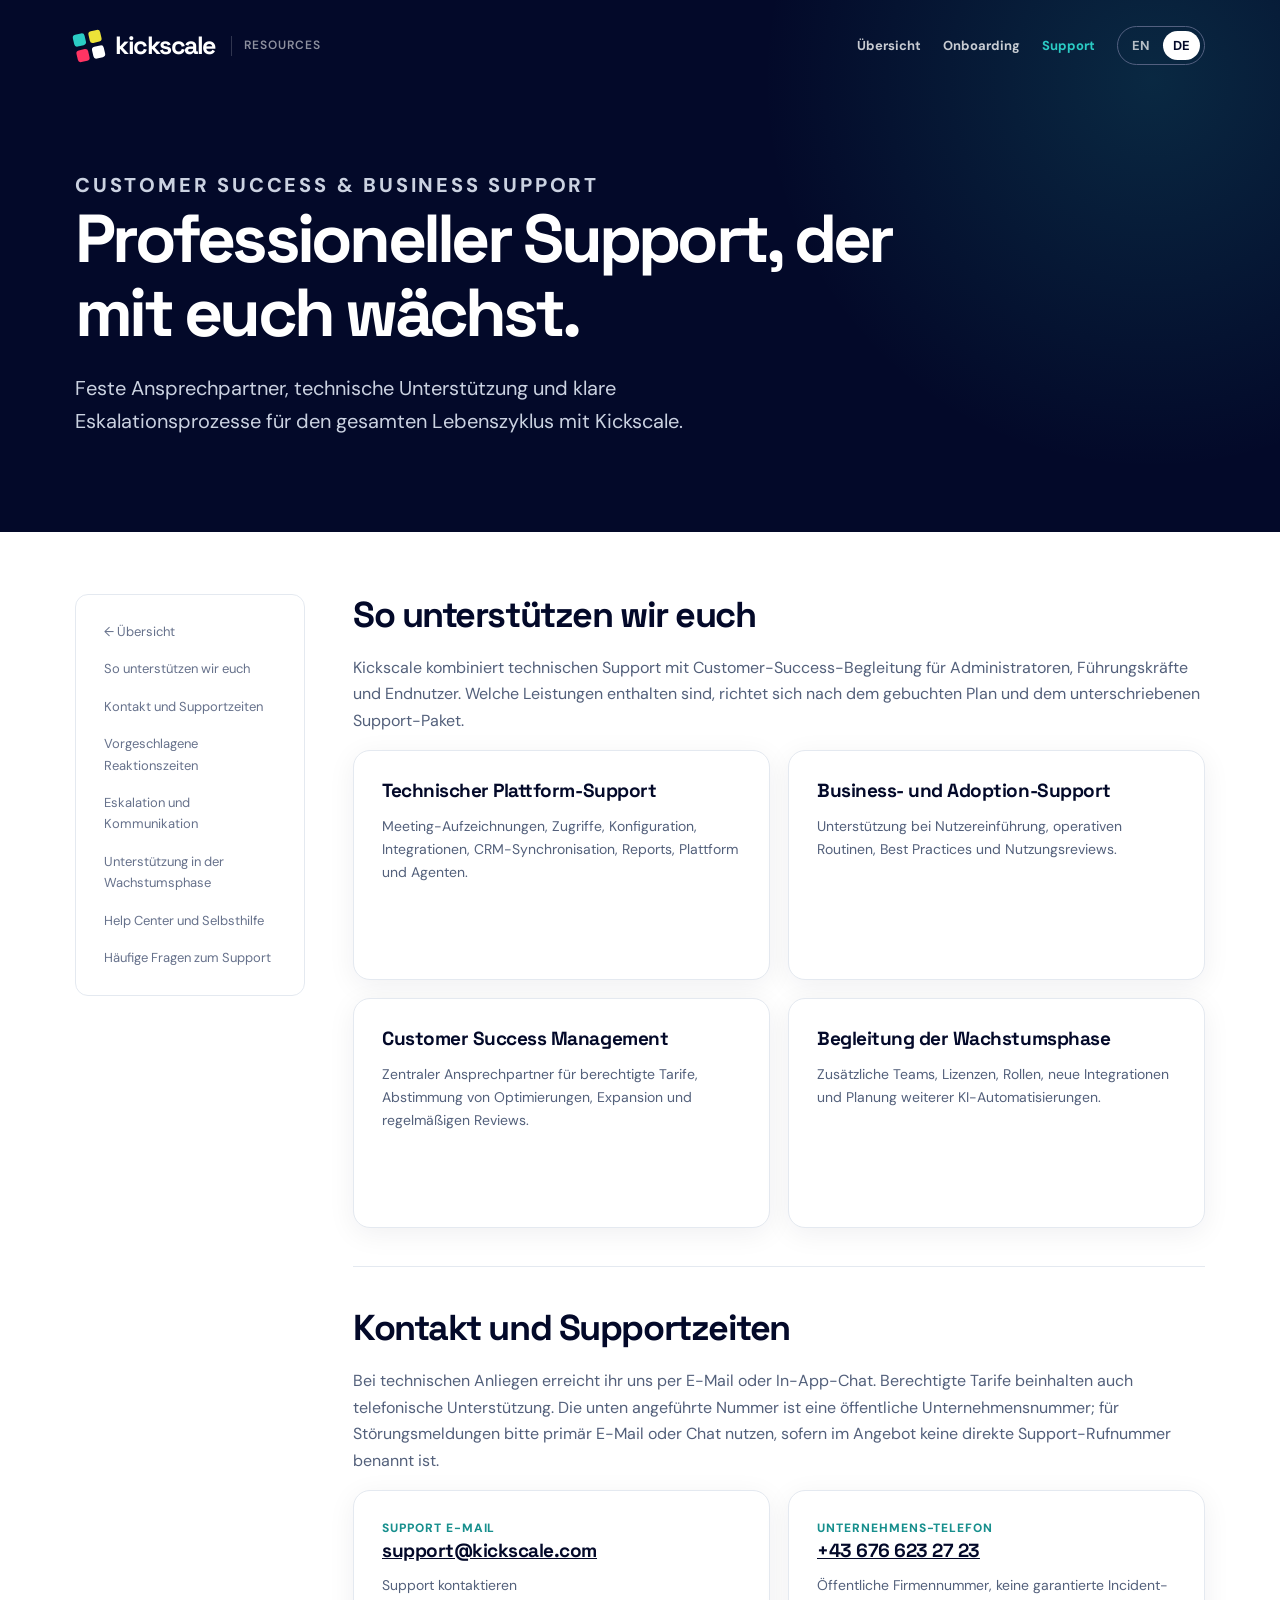
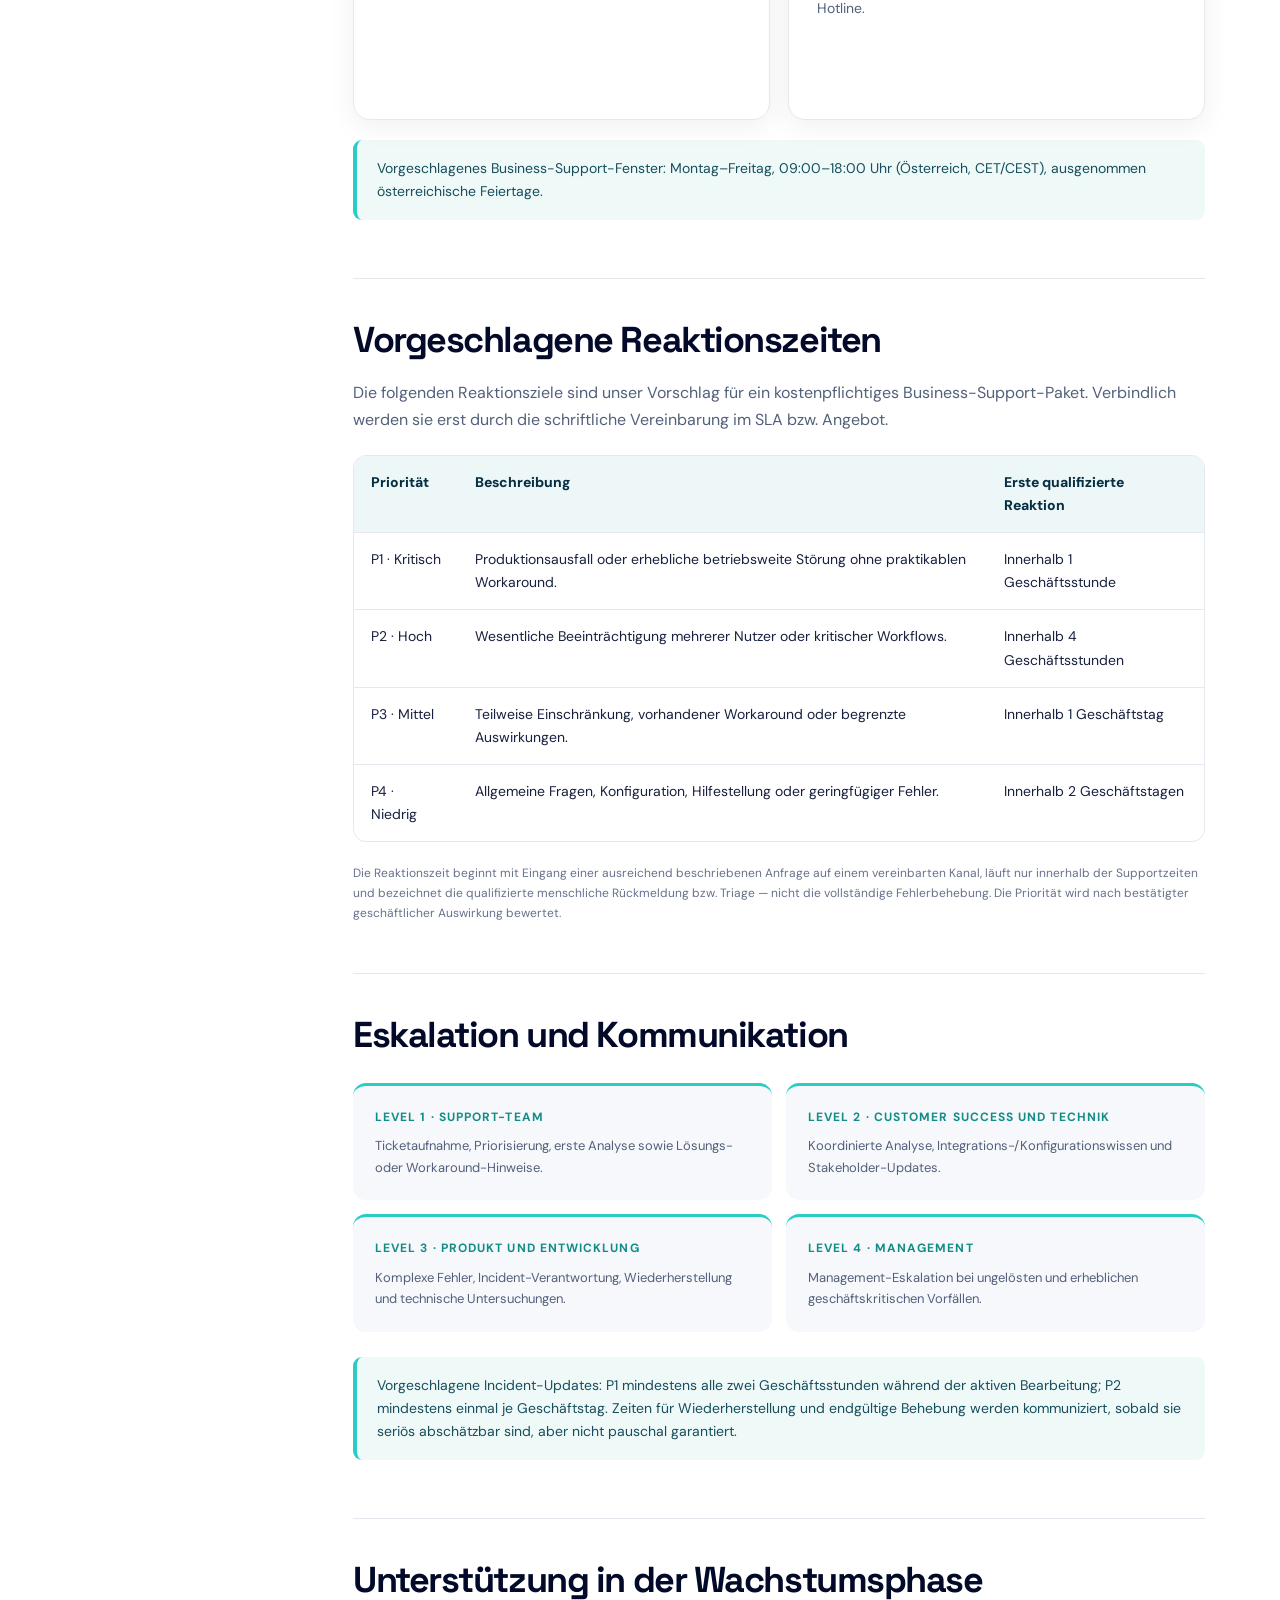
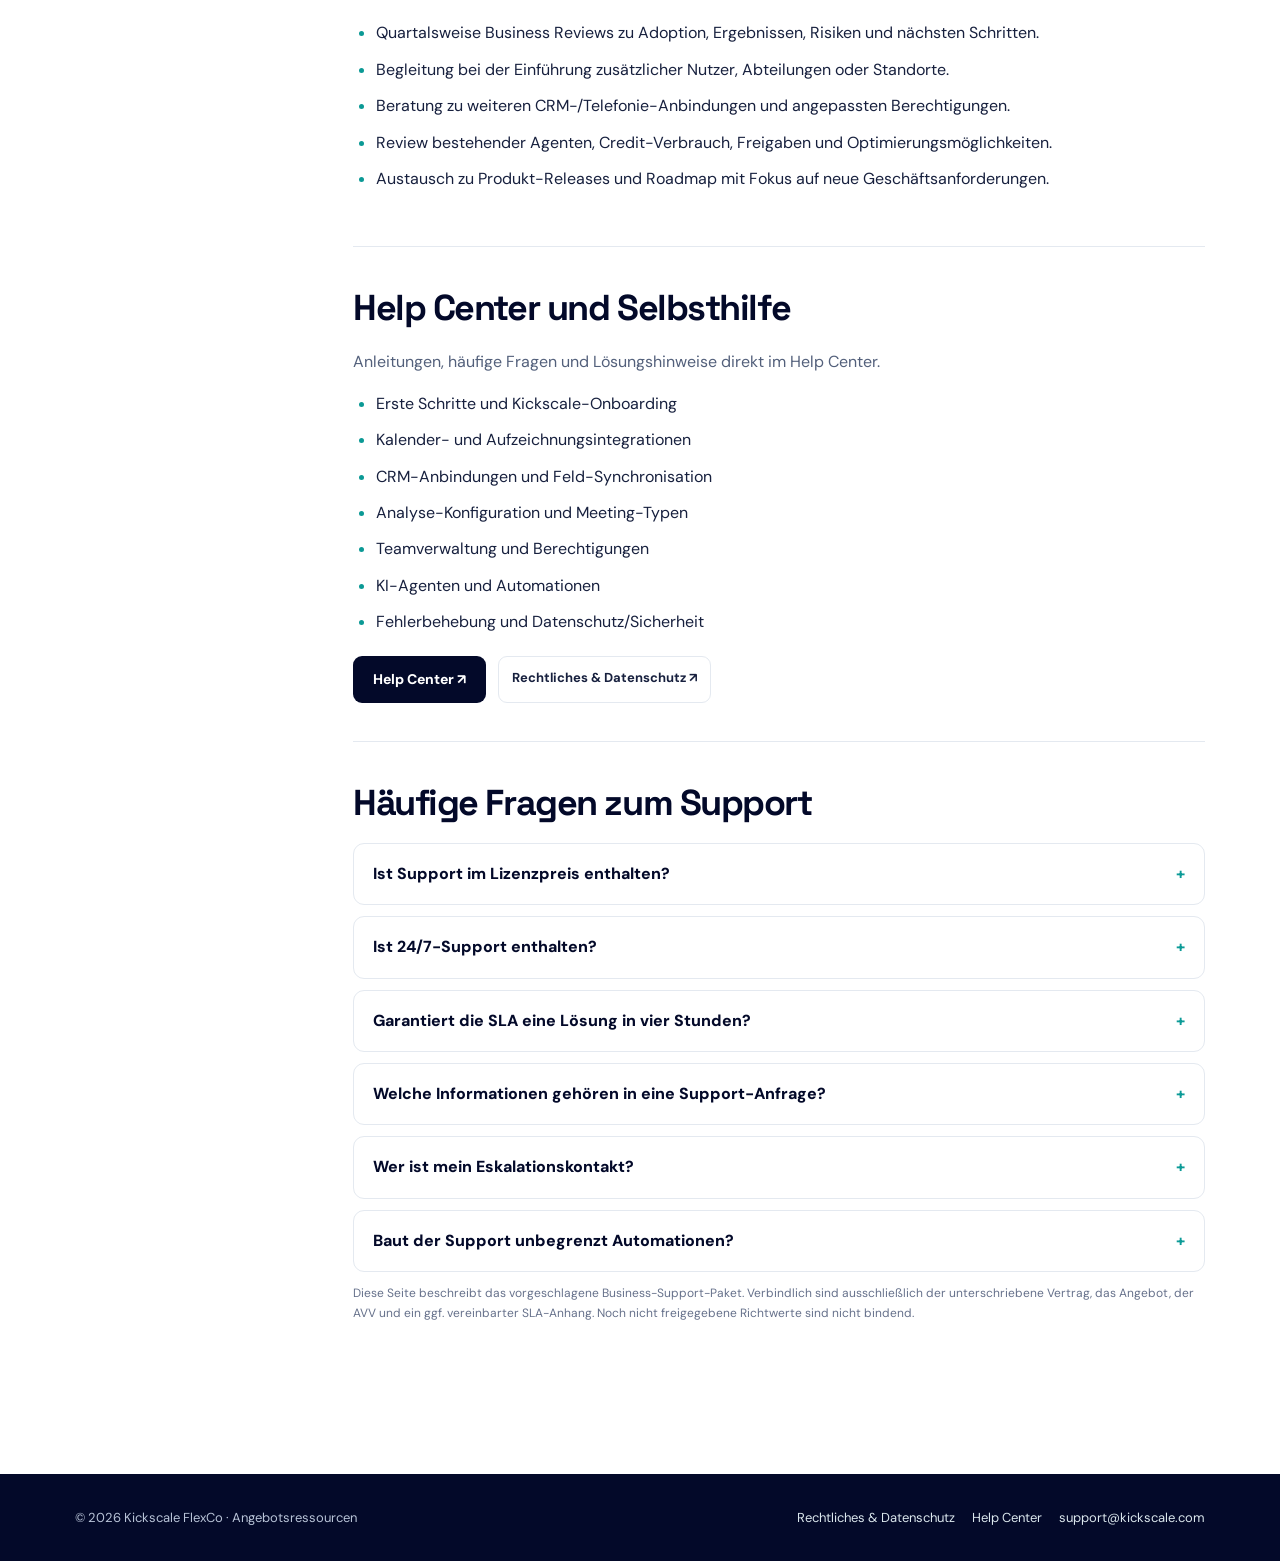
<file: de/support/index.html>
<!doctype html><html lang="de"><head><meta charset="UTF-8"><meta name="viewport" content="width=device-width,initial-scale=1"><meta name="robots" content="noindex,nofollow,noarchive,nosnippet"><meta name="googlebot" content="noindex,nofollow,noarchive,nosnippet"><meta name="referrer" content="strict-origin-when-cross-origin"><title>Business Support | Kickscale Resources</title><meta name="description" content="Kickscale customer proposal resources: onboarding, business support, security and customer cases."><link rel="icon" href="/favicon.svg" type="image/svg+xml"><link rel="stylesheet" href="/styles.css"></head><body><header><div class="container"><div class="topbar"><a class="brand" href="/de/" aria-label="Kickscale"><span class="mark" aria-hidden="true"><i></i><i></i><i></i><i></i></span>kickscale<em>RESOURCES</em></a><nav class="nav" aria-label="Main"><a href="/de/" >Übersicht</a><a href="/de/onboarding/" >Onboarding</a><a href="/de/support/" aria-current="page">Support</a><span class="lang"><a href="/en/support/" >EN</a><a href="/de/support/" aria-current="true">DE</a></span></nav></div><div class="hero"><p class="eyebrow">CUSTOMER SUCCESS & BUSINESS SUPPORT</p><h1>Professioneller Support, der mit euch wächst.</h1><p>Feste Ansprechpartner, technische Unterstützung und klare Eskalationsprozesse für den gesamten Lebenszyklus mit Kickscale.</p></div></div></header><main class="container main"><div class="content-grid"><aside class="side"><a  href="/de/">← Übersicht</a><a href="#coverage">So unterstützen wir euch</a><a href="#channels">Kontakt und Supportzeiten</a><a href="#sla">Vorgeschlagene Reaktionszeiten</a><a href="#escalation">Eskalation und Kommunikation</a><a href="#growth">Unterstützung in der Wachstumsphase</a><a href="#helpcenter">Help Center und Selbsthilfe</a><a href="#faq">Häufige Fragen zum Support</a></aside><article><section class="block" id="coverage"><h2>So unterstützen wir euch</h2><p>Kickscale kombiniert technischen Support mit Customer-Success-Begleitung für Administratoren, Führungskräfte und Endnutzer. Welche Leistungen enthalten sind, richtet sich nach dem gebuchten Plan und dem unterschriebenen Support-Paket.</p><div class="cards two"><div class="card"><h3>Technischer Plattform-Support</h3><p>Meeting-Aufzeichnungen, Zugriffe, Konfiguration, Integrationen, CRM-Synchronisation, Reports, Plattform und Agenten.</p></div><div class="card"><h3>Business- und Adoption-Support</h3><p>Unterstützung bei Nutzereinführung, operativen Routinen, Best Practices und Nutzungsreviews.</p></div><div class="card"><h3>Customer Success Management</h3><p>Zentraler Ansprechpartner für berechtigte Tarife, Abstimmung von Optimierungen, Expansion und regelmäßigen Reviews.</p></div><div class="card"><h3>Begleitung der Wachstumsphase</h3><p>Zusätzliche Teams, Lizenzen, Rollen, neue Integrationen und Planung weiterer KI-Automatisierungen.</p></div></div></section><section class="block" id="channels"><h2>Kontakt und Supportzeiten</h2><p>Bei technischen Anliegen erreicht ihr uns per E-Mail oder In-App-Chat. Berechtigte Tarife beinhalten auch telefonische Unterstützung. Die unten angeführte Nummer ist eine öffentliche Unternehmensnummer; für Störungsmeldungen bitte primär E-Mail oder Chat nutzen, sofern im Angebot keine direkte Support-Rufnummer benannt ist.</p><div class="cards two"><div class="card"><small>Support E-Mail</small><h3><a href="mailto:support@kickscale.com">support@kickscale.com</a></h3><p>Support kontaktieren</p></div><div class="card"><small>Unternehmens-Telefon</small><h3><a href="tel:+436766232723">+43 676 623 27 23</a></h3><p>Öffentliche Firmennummer, keine garantierte Incident-Hotline.</p></div></div><div class="callout">Vorgeschlagenes Business-Support-Fenster: Montag–Freitag, 09:00–18:00 Uhr (Österreich, CET/CEST), ausgenommen österreichische Feiertage.</div></section><section class="block" id="sla"><h2>Vorgeschlagene Reaktionszeiten</h2><p>Die folgenden Reaktionsziele sind unser Vorschlag für ein kostenpflichtiges Business-Support-Paket. Verbindlich werden sie erst durch die schriftliche Vereinbarung im SLA bzw. Angebot.</p><div class="table-wrap"><table><thead><tr><th>Priorität</th><th>Beschreibung</th><th>Erste qualifizierte Reaktion</th></tr></thead><tbody><tr><td>P1 · Kritisch</td><td>Produktionsausfall oder erhebliche betriebsweite Störung ohne praktikablen Workaround.</td><td>Innerhalb 1 Geschäftsstunde</td></tr><tr><td>P2 · Hoch</td><td>Wesentliche Beeinträchtigung mehrerer Nutzer oder kritischer Workflows.</td><td>Innerhalb 4 Geschäftsstunden</td></tr><tr><td>P3 · Mittel</td><td>Teilweise Einschränkung, vorhandener Workaround oder begrenzte Auswirkungen.</td><td>Innerhalb 1 Geschäftstag</td></tr><tr><td>P4 · Niedrig</td><td>Allgemeine Fragen, Konfiguration, Hilfestellung oder geringfügiger Fehler.</td><td>Innerhalb 2 Geschäftstagen</td></tr></tbody></table></div><p class="note">Die Reaktionszeit beginnt mit Eingang einer ausreichend beschriebenen Anfrage auf einem vereinbarten Kanal, läuft nur innerhalb der Supportzeiten und bezeichnet die qualifizierte menschliche Rückmeldung bzw. Triage — nicht die vollständige Fehlerbehebung. Die Priorität wird nach bestätigter geschäftlicher Auswirkung bewertet.</p></section><section class="block" id="escalation"><h2>Eskalation und Kommunikation</h2><div class="milestones" style="grid-template-columns:repeat(2,minmax(0,1fr))"><div class="milestone"><b>Level 1 · Support-Team</b><p>Ticketaufnahme, Priorisierung, erste Analyse sowie Lösungs- oder Workaround-Hinweise.</p></div><div class="milestone"><b>Level 2 · Customer Success und Technik</b><p>Koordinierte Analyse, Integrations-/Konfigurationswissen und Stakeholder-Updates.</p></div><div class="milestone"><b>Level 3 · Produkt und Entwicklung</b><p>Komplexe Fehler, Incident-Verantwortung, Wiederherstellung und technische Untersuchungen.</p></div><div class="milestone"><b>Level 4 · Management</b><p>Management-Eskalation bei ungelösten und erheblichen geschäftskritischen Vorfällen.</p></div></div><div class="callout">Vorgeschlagene Incident-Updates: P1 mindestens alle zwei Geschäftsstunden während der aktiven Bearbeitung; P2 mindestens einmal je Geschäftstag. Zeiten für Wiederherstellung und endgültige Behebung werden kommuniziert, sobald sie seriös abschätzbar sind, aber nicht pauschal garantiert.</div></section><section class="block" id="growth"><h2>Unterstützung in der Wachstumsphase</h2><ul><li>Quartalsweise Business Reviews zu Adoption, Ergebnissen, Risiken und nächsten Schritten.</li><li>Begleitung bei der Einführung zusätzlicher Nutzer, Abteilungen oder Standorte.</li><li>Beratung zu weiteren CRM-/Telefonie-Anbindungen und angepassten Berechtigungen.</li><li>Review bestehender Agenten, Credit-Verbrauch, Freigaben und Optimierungsmöglichkeiten.</li><li>Austausch zu Produkt-Releases und Roadmap mit Fokus auf neue Geschäftsanforderungen.</li></ul></section><section class="block" id="helpcenter"><h2>Help Center und Selbsthilfe</h2><p>Anleitungen, häufige Fragen und Lösungshinweise direkt im Help Center.</p><ul><li>Erste Schritte und Kickscale-Onboarding</li><li>Kalender- und Aufzeichnungsintegrationen</li><li>CRM-Anbindungen und Feld-Synchronisation</li><li>Analyse-Konfiguration und Meeting-Typen</li><li>Teamverwaltung und Berechtigungen</li><li>KI-Agenten und Automationen</li><li>Fehlerbehebung und Datenschutz/Sicherheit</li></ul><div class="links"><a class="btn secondary" href="https://intercom.help/kickscale-gmbh/de/">Help Center ↗</a><a class="link-chip" href="https://kickscale.com/legal">Rechtliches & Datenschutz ↗</a></div></section><section class="block" id="faq"><h2>Häufige Fragen zum Support</h2><div class="faq"><details><summary>Ist Support im Lizenzpreis enthalten?</summary><p>Basis- oder Premium-Support richtet sich nach dem gebuchten Produktplan. Das kostenpflichtige Business-Support-Paket ergänzt vertragliche Reaktionsziele, feste Koordination und strukturierte Begleitung im Wachstum.</p></details><details><summary>Ist 24/7-Support enthalten?</summary><p>Nein. Das vorgeschlagene Paket gilt zu definierten Geschäftszeiten. Erweiterte Rufbereitschaft für kritische Vorfälle muss separat vereinbart werden.</p></details><details><summary>Garantiert die SLA eine Lösung in vier Stunden?</summary><p>Nein. Die Reaktionszeit beschreibt eine qualifizierte erste menschliche Antwort und Triage. Die Behebung hängt von Komplexität, Entwicklung und Drittsystemen ab.</p></details><details><summary>Welche Informationen gehören in eine Support-Anfrage?</summary><p>Beschreibung und geschäftliche Auswirkung, betroffene Nutzer, Zeitpunkte, Meeting-Link oder ID, CRM-System und Screenshots/Fehlertext. Bitte keine Zugangsdaten oder unnötigen personenbezogenen Daten senden.</p></details><details><summary>Wer ist mein Eskalationskontakt?</summary><p>Namentliche Kontakte aus Customer Success, Technik und Management werden beim Onboarding festgelegt und im Support-Anhang dokumentiert.</p></details><details><summary>Baut der Support unbegrenzt Automationen?</summary><p>Nein. Vereinbarte Fehlerbehebung und Beratung sind enthalten. Größere Neukonfigurationen, Eigenentwicklungen, weitere Integrationen und KI-Credits werden separat vereinbart.</p></details></div><p class="note">Diese Seite beschreibt das vorgeschlagene Business-Support-Paket. Verbindlich sind ausschließlich der unterschriebene Vertrag, das Angebot, der AVV und ein ggf. vereinbarter SLA-Anhang. Noch nicht freigegebene Richtwerte sind nicht bindend.</p></section></article></div></main><footer><div class="container foot"><span>© 2026 Kickscale FlexCo · Angebotsressourcen</span><div><a  href="https://www.kickscale.com/legal">Rechtliches & Datenschutz</a><a  href="https://intercom.help/kickscale-gmbh/de/">Help Center</a><a  href="mailto:support@kickscale.com">support@kickscale.com</a></div></div></footer></body></html>
</file>
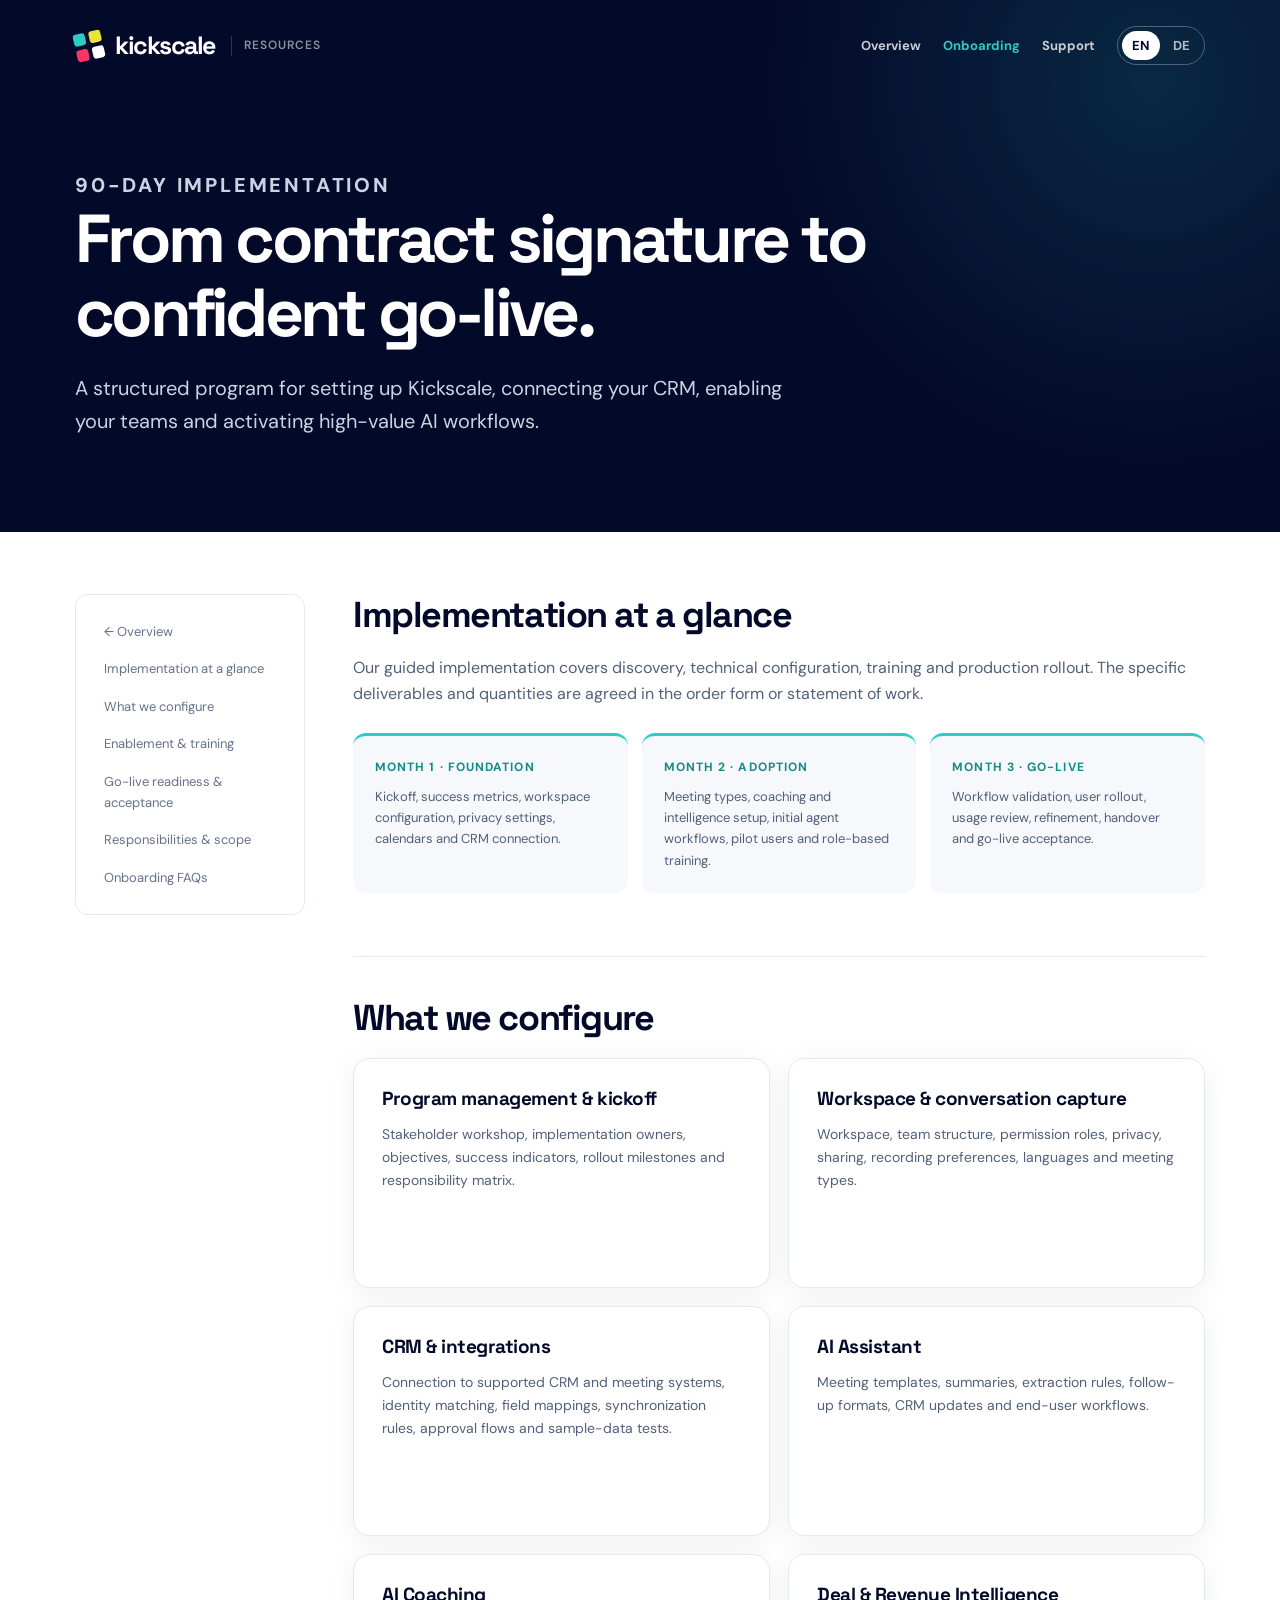
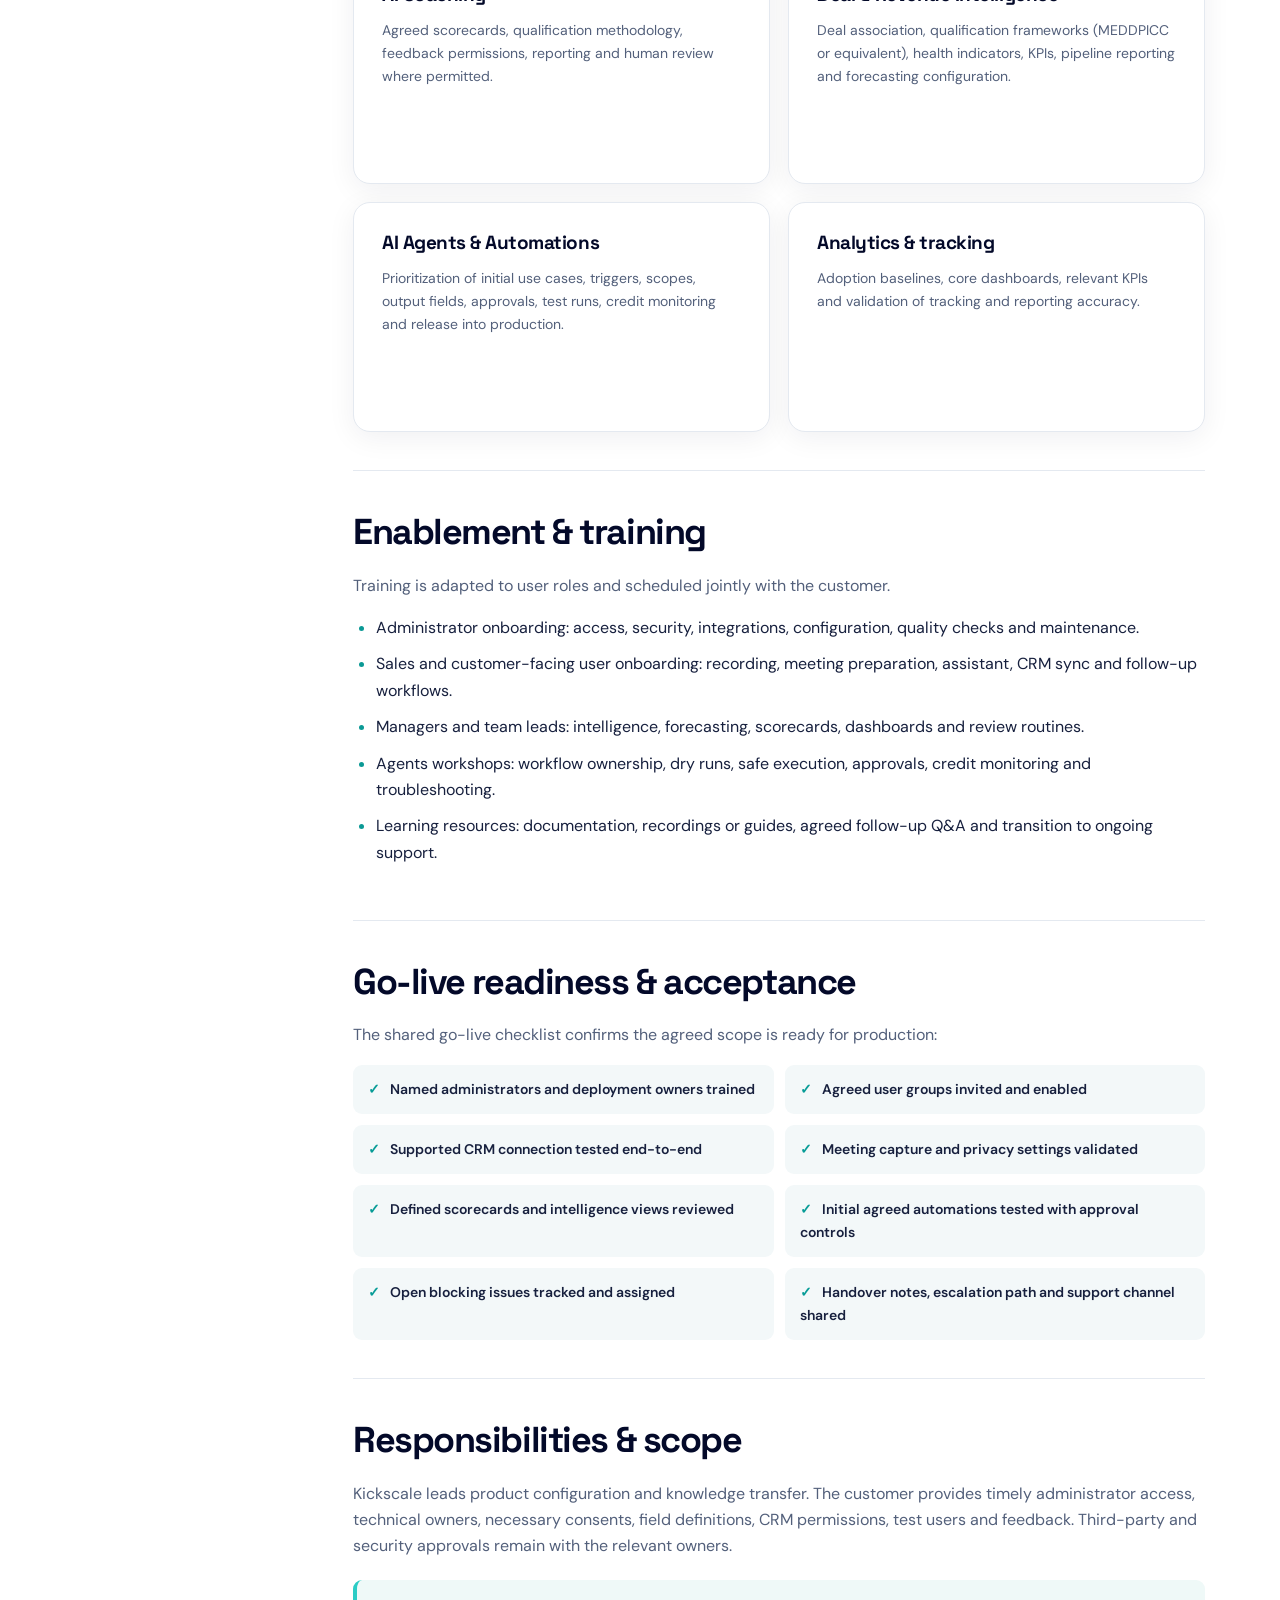
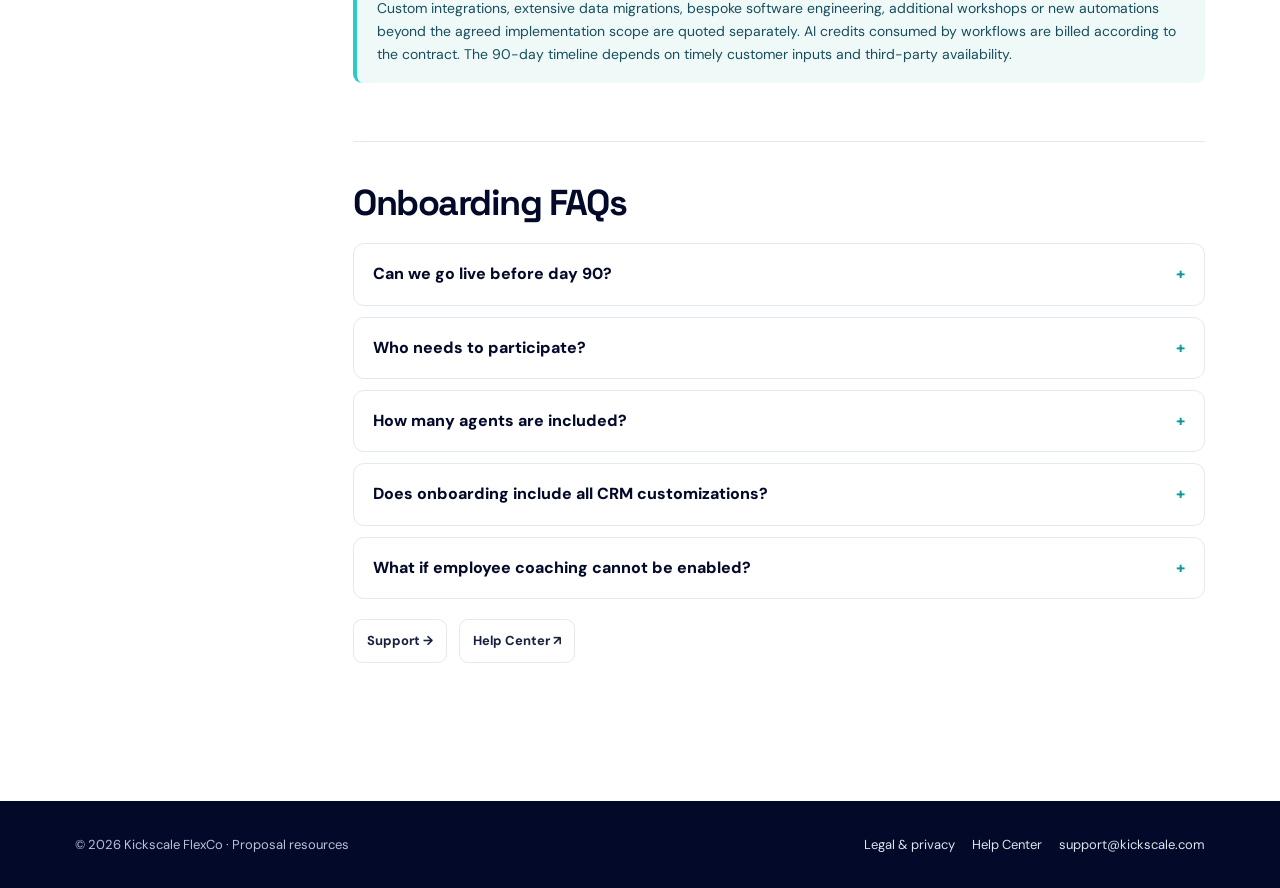
<file: en/onboarding/index.html>
<!doctype html><html lang="en"><head><meta charset="UTF-8"><meta name="viewport" content="width=device-width,initial-scale=1"><meta name="robots" content="noindex,nofollow,noarchive,nosnippet"><meta name="googlebot" content="noindex,nofollow,noarchive,nosnippet"><meta name="referrer" content="strict-origin-when-cross-origin"><title>Onboarding | Kickscale Resources</title><meta name="description" content="Kickscale customer proposal resources: onboarding, business support, security and customer cases."><link rel="icon" href="/favicon.svg" type="image/svg+xml"><link rel="stylesheet" href="/styles.css"></head><body><header><div class="container"><div class="topbar"><a class="brand" href="/en/" aria-label="Kickscale"><span class="mark" aria-hidden="true"><i></i><i></i><i></i><i></i></span>kickscale<em>RESOURCES</em></a><nav class="nav" aria-label="Main"><a href="/en/" >Overview</a><a href="/en/onboarding/" aria-current="page">Onboarding</a><a href="/en/support/" >Support</a><span class="lang"><a href="/en/onboarding/" aria-current="true">EN</a><a href="/de/onboarding/" >DE</a></span></nav></div><div class="hero"><p class="eyebrow">90-DAY IMPLEMENTATION</p><h1>From contract signature to confident go-live.</h1><p>A structured program for setting up Kickscale, connecting your CRM, enabling your teams and activating high-value AI workflows.</p></div></div></header><main class="container main"><div class="content-grid"><aside class="side"><a  href="/en/">← Overview</a><a href="#overview">Implementation at a glance</a><a href="#configuration">What we configure</a><a href="#training">Enablement & training</a><a href="#readiness">Go-live readiness & acceptance</a><a href="#scope">Responsibilities & scope</a><a href="#faq">Onboarding FAQs</a></aside><article><section class="block" id="overview"><h2>Implementation at a glance</h2><p>Our guided implementation covers discovery, technical configuration, training and production rollout. The specific deliverables and quantities are agreed in the order form or statement of work.</p><div class="milestones"><div class="milestone"><b>Month 1 · Foundation</b><p>Kickoff, success metrics, workspace configuration, privacy settings, calendars and CRM connection.</p></div><div class="milestone"><b>Month 2 · Adoption</b><p>Meeting types, coaching and intelligence setup, initial agent workflows, pilot users and role-based training.</p></div><div class="milestone"><b>Month 3 · Go-live</b><p>Workflow validation, user rollout, usage review, refinement, handover and go-live acceptance.</p></div></div></section><section class="block" id="configuration"><h2>What we configure</h2><div class="cards two"><div class="card"><h3>Program management & kickoff</h3><p>Stakeholder workshop, implementation owners, objectives, success indicators, rollout milestones and responsibility matrix.</p></div><div class="card"><h3>Workspace & conversation capture</h3><p>Workspace, team structure, permission roles, privacy, sharing, recording preferences, languages and meeting types.</p></div><div class="card"><h3>CRM & integrations</h3><p>Connection to supported CRM and meeting systems, identity matching, field mappings, synchronization rules, approval flows and sample-data tests.</p></div><div class="card"><h3>AI Assistant</h3><p>Meeting templates, summaries, extraction rules, follow-up formats, CRM updates and end-user workflows.</p></div><div class="card"><h3>AI Coaching</h3><p>Agreed scorecards, qualification methodology, feedback permissions, reporting and human review where permitted.</p></div><div class="card"><h3>Deal & Revenue Intelligence</h3><p>Deal association, qualification frameworks (MEDDPICC or equivalent), health indicators, KPIs, pipeline reporting and forecasting configuration.</p></div><div class="card"><h3>AI Agents & Automations</h3><p>Prioritization of initial use cases, triggers, scopes, output fields, approvals, test runs, credit monitoring and release into production.</p></div><div class="card"><h3>Analytics & tracking</h3><p>Adoption baselines, core dashboards, relevant KPIs and validation of tracking and reporting accuracy.</p></div></div></section><section class="block" id="training"><h2>Enablement & training</h2><p>Training is adapted to user roles and scheduled jointly with the customer.</p><ul><li>Administrator onboarding: access, security, integrations, configuration, quality checks and maintenance.</li><li>Sales and customer-facing user onboarding: recording, meeting preparation, assistant, CRM sync and follow-up workflows.</li><li>Managers and team leads: intelligence, forecasting, scorecards, dashboards and review routines.</li><li>Agents workshops: workflow ownership, dry runs, safe execution, approvals, credit monitoring and troubleshooting.</li><li>Learning resources: documentation, recordings or guides, agreed follow-up Q&A and transition to ongoing support.</li></ul></section><section class="block" id="readiness"><h2>Go-live readiness & acceptance</h2><p>The shared go-live checklist confirms the agreed scope is ready for production:</p><div class="checklist"><div class="check">Named administrators and deployment owners trained</div><div class="check">Agreed user groups invited and enabled</div><div class="check">Supported CRM connection tested end-to-end</div><div class="check">Meeting capture and privacy settings validated</div><div class="check">Defined scorecards and intelligence views reviewed</div><div class="check">Initial agreed automations tested with approval controls</div><div class="check">Open blocking issues tracked and assigned</div><div class="check">Handover notes, escalation path and support channel shared</div></div></section><section class="block" id="scope"><h2>Responsibilities & scope</h2><p>Kickscale leads product configuration and knowledge transfer. The customer provides timely administrator access, technical owners, necessary consents, field definitions, CRM permissions, test users and feedback. Third-party and security approvals remain with the relevant owners.</p><div class="callout">Custom integrations, extensive data migrations, bespoke software engineering, additional workshops or new automations beyond the agreed implementation scope are quoted separately. AI credits consumed by workflows are billed according to the contract. The 90-day timeline depends on timely customer inputs and third-party availability.</div></section><section class="block" id="faq"><h2>Onboarding FAQs</h2><div class="faq"><details><summary>Can we go live before day 90?</summary><p>Yes. The 90-day period is a maximum implementation window for the agreed rollout. Teams can go live in phases once their configurations and integrations are validated.</p></details><details><summary>Who needs to participate?</summary><p>A customer project owner, CRM administrator, relevant IT/security stakeholders, sales or CS leaders and selected pilot users.</p></details><details><summary>How many agents are included?</summary><p>The number, complexity and scope of initial agents are specified in the order form or implementation statement of work. AI usage credits are separate unless explicitly included.</p></details><details><summary>Does onboarding include all CRM customizations?</summary><p>It includes the agreed supported CRM connection and mapping. Extensive custom development and additional instances are separately scoped.</p></details><details><summary>What if employee coaching cannot be enabled?</summary><p>Assistant, intelligence and automation capabilities can be rolled out independently. Coaching configurations are subject to the customer's legal and organizational approval.</p></details></div><div class="links"><a class="link-chip" href="/en/support/">Support →</a><a class="link-chip" href="https://intercom.help/kickscale-gmbh/en/">Help Center ↗</a></div></section></article></div></main><footer><div class="container foot"><span>© 2026 Kickscale FlexCo · Proposal resources</span><div><a  href="https://www.kickscale.com/legal">Legal & privacy</a><a  href="https://intercom.help/kickscale-gmbh/en/">Help Center</a><a  href="mailto:support@kickscale.com">support@kickscale.com</a></div></div></footer></body></html>
</file>
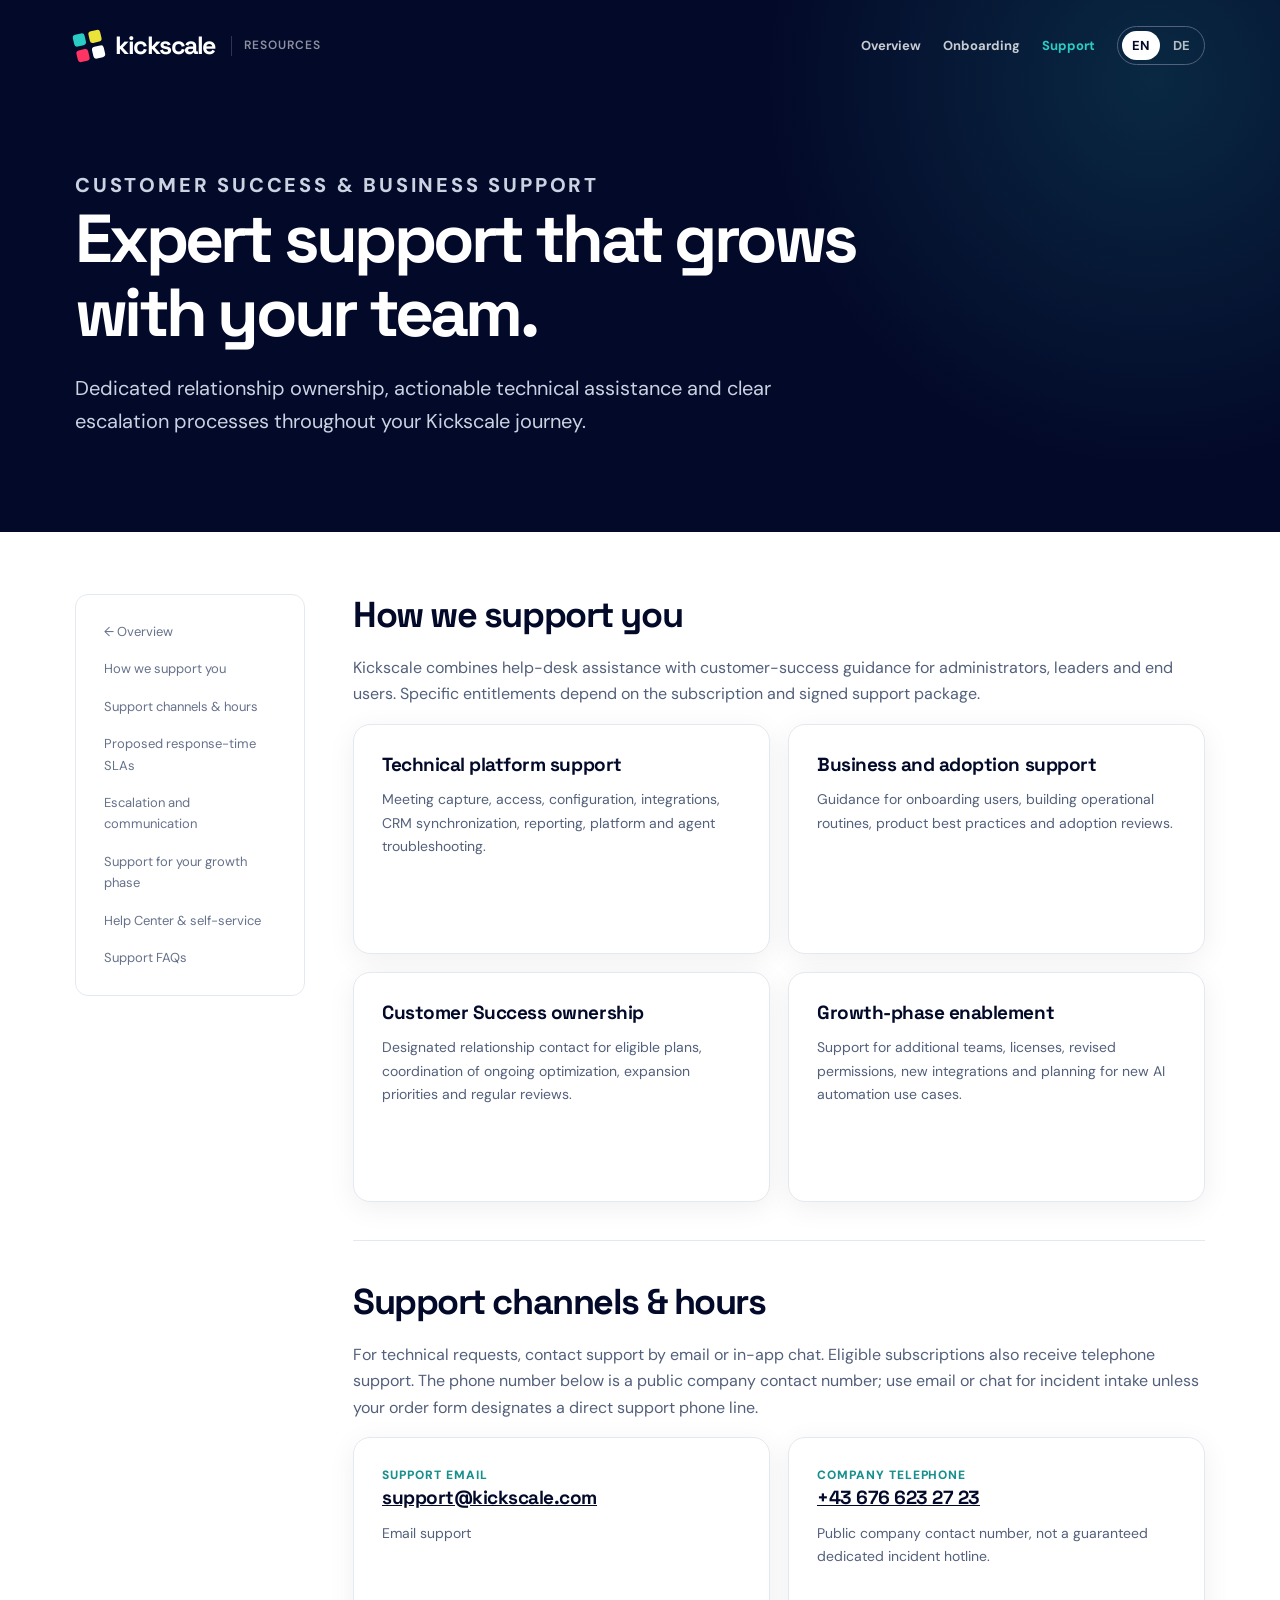
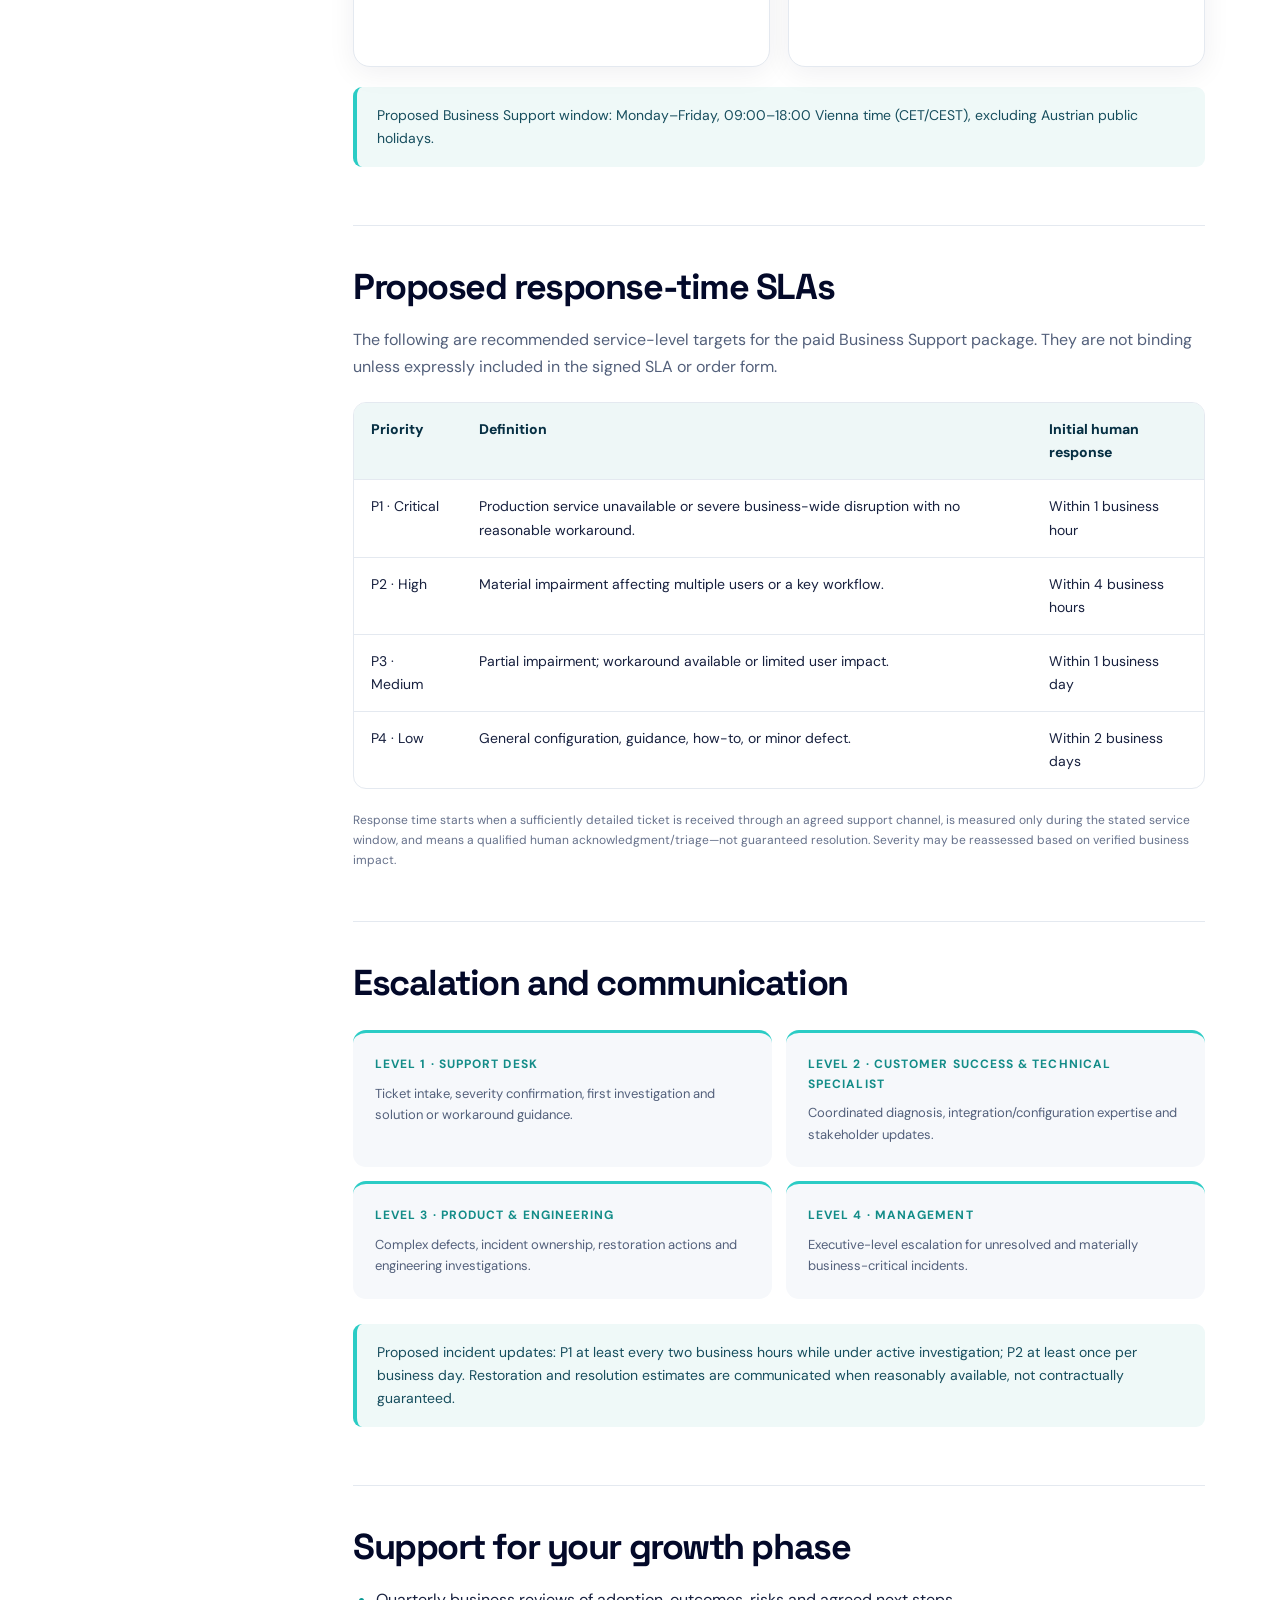
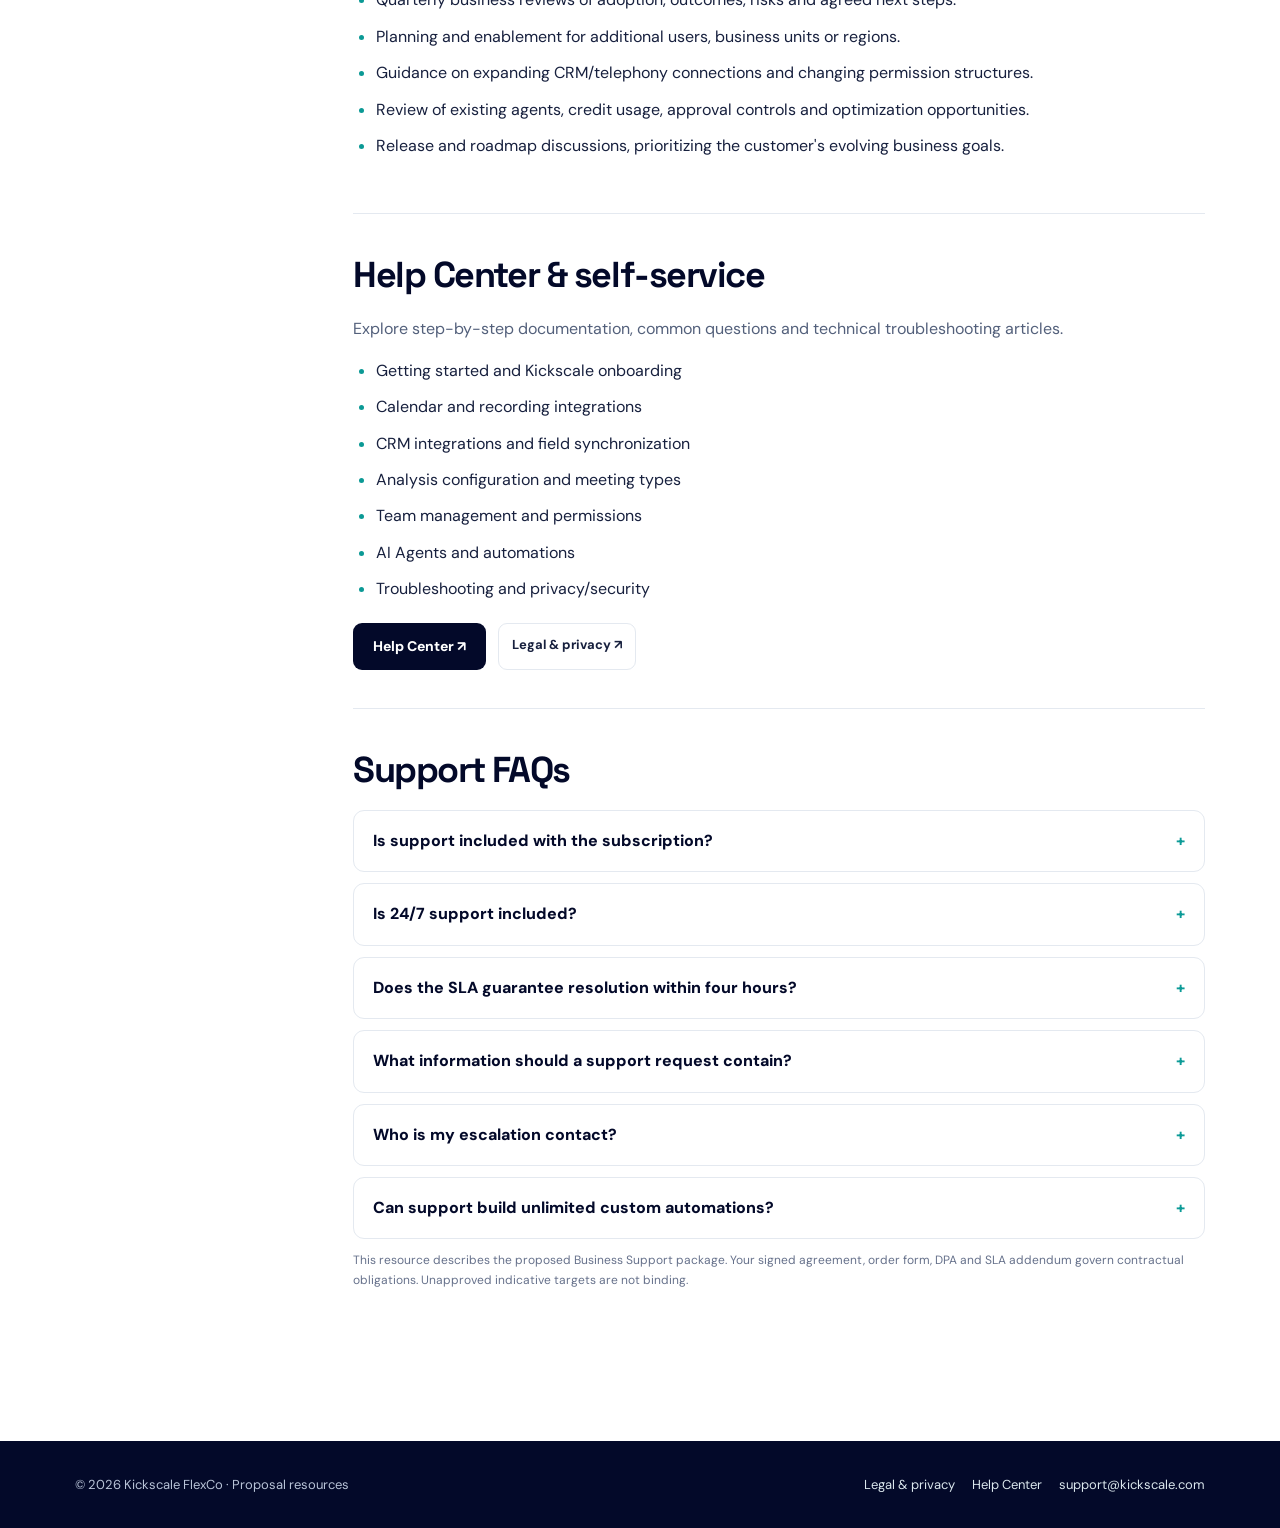
<file: en/support/index.html>
<!doctype html><html lang="en"><head><meta charset="UTF-8"><meta name="viewport" content="width=device-width,initial-scale=1"><meta name="robots" content="noindex,nofollow,noarchive,nosnippet"><meta name="googlebot" content="noindex,nofollow,noarchive,nosnippet"><meta name="referrer" content="strict-origin-when-cross-origin"><title>Business Support | Kickscale Resources</title><meta name="description" content="Kickscale customer proposal resources: onboarding, business support, security and customer cases."><link rel="icon" href="/favicon.svg" type="image/svg+xml"><link rel="stylesheet" href="/styles.css"></head><body><header><div class="container"><div class="topbar"><a class="brand" href="/en/" aria-label="Kickscale"><span class="mark" aria-hidden="true"><i></i><i></i><i></i><i></i></span>kickscale<em>RESOURCES</em></a><nav class="nav" aria-label="Main"><a href="/en/" >Overview</a><a href="/en/onboarding/" >Onboarding</a><a href="/en/support/" aria-current="page">Support</a><span class="lang"><a href="/en/support/" aria-current="true">EN</a><a href="/de/support/" >DE</a></span></nav></div><div class="hero"><p class="eyebrow">CUSTOMER SUCCESS & BUSINESS SUPPORT</p><h1>Expert support that grows with your team.</h1><p>Dedicated relationship ownership, actionable technical assistance and clear escalation processes throughout your Kickscale journey.</p></div></div></header><main class="container main"><div class="content-grid"><aside class="side"><a  href="/en/">← Overview</a><a href="#coverage">How we support you</a><a href="#channels">Support channels & hours</a><a href="#sla">Proposed response-time SLAs</a><a href="#escalation">Escalation and communication</a><a href="#growth">Support for your growth phase</a><a href="#helpcenter">Help Center & self-service</a><a href="#faq">Support FAQs</a></aside><article><section class="block" id="coverage"><h2>How we support you</h2><p>Kickscale combines help-desk assistance with customer-success guidance for administrators, leaders and end users. Specific entitlements depend on the subscription and signed support package.</p><div class="cards two"><div class="card"><h3>Technical platform support</h3><p>Meeting capture, access, configuration, integrations, CRM synchronization, reporting, platform and agent troubleshooting.</p></div><div class="card"><h3>Business and adoption support</h3><p>Guidance for onboarding users, building operational routines, product best practices and adoption reviews.</p></div><div class="card"><h3>Customer Success ownership</h3><p>Designated relationship contact for eligible plans, coordination of ongoing optimization, expansion priorities and regular reviews.</p></div><div class="card"><h3>Growth-phase enablement</h3><p>Support for additional teams, licenses, revised permissions, new integrations and planning for new AI automation use cases.</p></div></div></section><section class="block" id="channels"><h2>Support channels & hours</h2><p>For technical requests, contact support by email or in-app chat. Eligible subscriptions also receive telephone support. The phone number below is a public company contact number; use email or chat for incident intake unless your order form designates a direct support phone line.</p><div class="cards two"><div class="card"><small>Support email</small><h3><a href="mailto:support@kickscale.com">support@kickscale.com</a></h3><p>Email support</p></div><div class="card"><small>Company telephone</small><h3><a href="tel:+436766232723">+43 676 623 27 23</a></h3><p>Public company contact number, not a guaranteed dedicated incident hotline.</p></div></div><div class="callout">Proposed Business Support window: Monday–Friday, 09:00–18:00 Vienna time (CET/CEST), excluding Austrian public holidays.</div></section><section class="block" id="sla"><h2>Proposed response-time SLAs</h2><p>The following are recommended service-level targets for the paid Business Support package. They are not binding unless expressly included in the signed SLA or order form.</p><div class="table-wrap"><table><thead><tr><th>Priority</th><th>Definition</th><th>Initial human response</th></tr></thead><tbody><tr><td>P1 · Critical</td><td>Production service unavailable or severe business-wide disruption with no reasonable workaround.</td><td>Within 1 business hour</td></tr><tr><td>P2 · High</td><td>Material impairment affecting multiple users or a key workflow.</td><td>Within 4 business hours</td></tr><tr><td>P3 · Medium</td><td>Partial impairment; workaround available or limited user impact.</td><td>Within 1 business day</td></tr><tr><td>P4 · Low</td><td>General configuration, guidance, how-to, or minor defect.</td><td>Within 2 business days</td></tr></tbody></table></div><p class="note">Response time starts when a sufficiently detailed ticket is received through an agreed support channel, is measured only during the stated service window, and means a qualified human acknowledgment/triage—not guaranteed resolution. Severity may be reassessed based on verified business impact.</p></section><section class="block" id="escalation"><h2>Escalation and communication</h2><div class="milestones" style="grid-template-columns:repeat(2,minmax(0,1fr))"><div class="milestone"><b>Level 1 · Support desk</b><p>Ticket intake, severity confirmation, first investigation and solution or workaround guidance.</p></div><div class="milestone"><b>Level 2 · Customer Success & technical specialist</b><p>Coordinated diagnosis, integration/configuration expertise and stakeholder updates.</p></div><div class="milestone"><b>Level 3 · Product & Engineering</b><p>Complex defects, incident ownership, restoration actions and engineering investigations.</p></div><div class="milestone"><b>Level 4 · Management</b><p>Executive-level escalation for unresolved and materially business-critical incidents.</p></div></div><div class="callout">Proposed incident updates: P1 at least every two business hours while under active investigation; P2 at least once per business day. Restoration and resolution estimates are communicated when reasonably available, not contractually guaranteed.</div></section><section class="block" id="growth"><h2>Support for your growth phase</h2><ul><li>Quarterly business reviews of adoption, outcomes, risks and agreed next steps.</li><li>Planning and enablement for additional users, business units or regions.</li><li>Guidance on expanding CRM/telephony connections and changing permission structures.</li><li>Review of existing agents, credit usage, approval controls and optimization opportunities.</li><li>Release and roadmap discussions, prioritizing the customer's evolving business goals.</li></ul></section><section class="block" id="helpcenter"><h2>Help Center & self-service</h2><p>Explore step-by-step documentation, common questions and technical troubleshooting articles.</p><ul><li>Getting started and Kickscale onboarding</li><li>Calendar and recording integrations</li><li>CRM integrations and field synchronization</li><li>Analysis configuration and meeting types</li><li>Team management and permissions</li><li>AI Agents and automations</li><li>Troubleshooting and privacy/security</li></ul><div class="links"><a class="btn secondary" href="https://intercom.help/kickscale-gmbh/en/">Help Center ↗</a><a class="link-chip" href="https://kickscale.com/legal">Legal & privacy ↗</a></div></section><section class="block" id="faq"><h2>Support FAQs</h2><div class="faq"><details><summary>Is support included with the subscription?</summary><p>Basic or premium support entitlements depend on the purchased plan. The paid Business Support package adds the agreed service-level commitments, dedicated coordination and structured growth support.</p></details><details><summary>Is 24/7 support included?</summary><p>No. The proposed package covers defined business hours. An enhanced out-of-hours critical-incident service must be separately contracted.</p></details><details><summary>Does the SLA guarantee resolution within four hours?</summary><p>No. SLA response is the time to qualified human acknowledgement and triage. Resolution timing depends on severity, engineering effort and third parties.</p></details><details><summary>What information should a support request contain?</summary><p>Describe the incident and business impact, affected users, timestamps, meeting links or IDs, CRM type and any screenshots/error messages. Avoid sharing credentials or unneeded personal data.</p></details><details><summary>Who is my escalation contact?</summary><p>Named Customer Success, technical and management contacts are confirmed during onboarding and recorded in the customer's support addendum.</p></details><details><summary>Can support build unlimited custom automations?</summary><p>No. Standard troubleshooting and guidance are included as agreed. Major new configurations, custom software development, extra integration work and credit consumption are separately scoped.</p></details></div><p class="note">This resource describes the proposed Business Support package. Your signed agreement, order form, DPA and SLA addendum govern contractual obligations. Unapproved indicative targets are not binding.</p></section></article></div></main><footer><div class="container foot"><span>© 2026 Kickscale FlexCo · Proposal resources</span><div><a  href="https://www.kickscale.com/legal">Legal & privacy</a><a  href="https://intercom.help/kickscale-gmbh/en/">Help Center</a><a  href="mailto:support@kickscale.com">support@kickscale.com</a></div></div></footer></body></html>
</file>
<file: styles.css>
@import url('https://fonts.googleapis.com/css2?family=DM+Sans:wght@400;500;600;700;800&family=Space+Grotesk:wght@400;500;600;700&display=swap');:root{--navy:#030929;--cyan:#2BCCC5;--yellow:#ECE338;--pink:#FF3463;--text:#17203e;--muted:#66718b;--line:#e4e9f0;--white:#fff;--surface:#f6f8fb}*{box-sizing:border-box}html{scroll-behavior:smooth}body{margin:0;background:#fff;font-family:'DM Sans',Arial,sans-serif;color:var(--text);line-height:1.65;-webkit-font-smoothing:antialiased}a{color:inherit}a:hover{color:#087a79}header{background:var(--navy);color:#fff;position:relative}header:before{content:'';position:absolute;right:0;top:0;width:50%;height:100%;background:radial-gradient(circle at 80% 15%,#2bccc529,transparent 57%);pointer-events:none}.container{width:min(1130px,calc(100% - 48px));margin:auto}.topbar{display:flex;align-items:center;justify-content:space-between;gap:24px;padding:25px 0;position:relative;z-index:1}.brand{text-decoration:none;display:inline-flex;align-items:center;gap:12px;color:#fff!important;font-family:'Space Grotesk';font-size:25px;font-weight:700;letter-spacing:-1.5px}.mark{width:28px;height:28px;display:grid;grid-template-columns:repeat(2,1fr);gap:4px;transform:rotate(-13deg)}.mark i{background:var(--cyan);border-radius:3px}.mark i:nth-child(2){background:var(--yellow)}.mark i:nth-child(3){background:var(--pink)}.mark i:nth-child(4){background:#fff}.brand em{font-size:12px;font-family:'DM Sans';font-weight:600;font-style:normal;letter-spacing:1px;opacity:.55;border-left:1px solid #ffffff55;padding-left:12px;margin-left:4px}.nav{display:flex;align-items:center;gap:22px;font-size:13px;font-weight:700}.nav a{text-decoration:none;opacity:.78}.nav a:hover,.nav a[aria-current=page]{opacity:1;color:var(--cyan)}.lang{display:inline-flex;border:1px solid #536080;border-radius:100px;padding:4px;gap:3px}.lang a{padding:4px 10px;border-radius:30px;opacity:.7}.lang a[aria-current=true]{background:#fff;color:var(--navy);opacity:1}.hero{padding:78px 0 94px;position:relative;z-index:1;max-width:880px}.eyebrow{font-size:12px;letter-spacing:.14em;font-weight:800;color:var(--cyan);text-transform:uppercase;margin:0 0 19px}.hero h1{font:700 clamp(38px,5.3vw,69px)/1.08 'Space Grotesk',sans-serif;letter-spacing:-.055em;margin:0 0 23px}.hero p{font-size:clamp(16px,2vw,20px);color:#cbd2e1;max-width:730px;margin:0}.hero strong{color:var(--yellow)}.hero-actions{margin-top:35px;display:flex;flex-wrap:wrap;gap:13px}.btn{display:inline-flex;align-items:center;gap:11px;text-decoration:none;font-weight:800;border-radius:9px;padding:12px 20px;background:var(--yellow);color:var(--navy)!important;font-size:14px}.btn.outline{background:transparent;color:#fff!important;border:1px solid #6e7794}.btn.secondary{background:var(--navy);color:#fff!important}.back{display:inline-block;margin-bottom:20px;color:var(--cyan);font-size:13px;font-weight:800;text-decoration:none}.main{padding:62px 0 100px}h2{font:700 clamp(26px,3vw,36px)/1.2 'Space Grotesk';letter-spacing:-.04em;color:var(--navy);margin:0 0 18px}h3{font:700 19px/1.3 'Space Grotesk';letter-spacing:-.025em;color:var(--navy);margin:0 0 11px}.lede{color:var(--muted);font-size:17px;max-width:750px;margin:0 0 28px}.section-label{font-size:12px;letter-spacing:.12em;text-transform:uppercase;color:#13918d;font-weight:800;margin:0 0 9px}.cards{display:grid;grid-template-columns:repeat(3,minmax(0,1fr));gap:18px}.cards.two{grid-template-columns:repeat(2,minmax(0,1fr))}.card{background:#fff;border:1px solid var(--line);padding:28px;border-radius:17px;display:flex;flex-direction:column;min-height:230px;box-shadow:0 6px 28px #040b3010;text-decoration:none}.card:hover{border-color:var(--cyan);box-shadow:0 12px 35px #040b301c;transform:translateY(-2px);transition:.2s}.card p{color:var(--muted);margin:0 0 22px;font-size:14px;flex:1}.card small{color:#178f8d;font-weight:800;font-size:12px;letter-spacing:.08em;text-transform:uppercase}.card .go{margin-top:auto;font-weight:800;font-size:14px;color:#078d87}.card.disabled{background:var(--surface)}.card.disabled:hover{transform:none;border-color:var(--line);box-shadow:none}.card.disabled .go{color:var(--muted)}.icon-box{height:42px;width:42px;border-radius:12px;background:#def8f5;color:#067b78;display:flex;align-items:center;justify-content:center;font-size:21px;margin-bottom:25px}.info{display:grid;grid-template-columns:2fr 1fr;gap:26px;background:var(--navy);padding:32px;border-radius:18px;color:#fff;margin:52px 0 0}.info h3{color:#fff}.info p{color:#c1cbe2;margin:0;font-size:14px}.info a{color:var(--yellow);font-weight:700}.info aside{border-left:1px solid #ffffff30;padding-left:24px;align-self:center;font-size:14px}.content-grid{display:grid;grid-template-columns:230px minmax(0,1fr);gap:48px}.side{position:sticky;top:28px;align-self:start;border:1px solid var(--line);border-radius:13px;padding:18px}.side a{display:block;text-decoration:none;font-size:13px;color:var(--muted);padding:8px 10px;border-radius:5px}.side a:hover{background:#ecf9f7;color:var(--navy)}section.block{border-bottom:1px solid var(--line);padding:0 0 38px;margin-bottom:40px;scroll-margin-top:22px}section.block:last-child{border:0;margin:0}section.block p{color:#53607b}section.block ul{padding-left:23px}section.block li{margin:10px 0}section.block li::marker{color:#0b9995}.milestones{display:grid;grid-template-columns:repeat(3,1fr);gap:14px;margin:25px 0}.milestone{background:var(--surface);padding:22px;border-radius:13px;border-top:3px solid var(--cyan)}.milestone b{display:block;font-size:12px;color:#138c88;letter-spacing:.09em;text-transform:uppercase;margin-bottom:8px}.milestone p{font-size:13px;margin:0!important}.checklist{display:grid;grid-template-columns:repeat(2,1fr);gap:11px}.check{background:#f3f8f9;border-radius:9px;padding:13px 15px;font-size:14px;font-weight:600}.check:before{content:'✓';color:#079c97;margin-right:10px}.table-wrap{overflow-x:auto;border:1px solid var(--line);border-radius:13px;margin:22px 0}table{border-collapse:collapse;width:100%;font-size:14px}td,th{text-align:left;border-bottom:1px solid var(--line);padding:15px 17px;vertical-align:top}tr:last-child td{border-bottom:0}th{background:#eef7f7;color:#062f43;font-weight:800}.callout{background:#eff9f8;border-left:4px solid var(--cyan);border-radius:9px;padding:17px 20px;color:#174e5e;font-size:14px;margin:20px 0}.note{font-size:12px!important;color:var(--muted)!important}.faq details{border:1px solid var(--line);border-radius:11px;margin:11px 0;background:#fff}.faq summary{list-style:none;cursor:pointer;padding:17px 19px;font-weight:800;color:var(--navy)}.faq summary::-webkit-details-marker{display:none}.faq summary:after{content:'+';float:right;color:#0c9b97}.faq details[open] summary:after{content:'−'}.faq details p{padding:0 19px 16px;margin:0;font-size:14px}.links{display:flex;gap:12px;flex-wrap:wrap;margin-top:20px}.link-chip{border:1px solid var(--line);border-radius:9px;padding:10px 13px;text-decoration:none;font-size:13px;font-weight:700}.link-chip:hover{border-color:var(--cyan)}footer{background:var(--navy);padding:33px 0;color:#b8c3d7;font-size:13px}footer .foot{display:flex;justify-content:space-between;align-items:center;gap:16px;flex-wrap:wrap}footer a{color:#dbe7ed;text-decoration:none;margin-left:17px}.toc-mobile{display:none}@media(max-width:850px){.nav{gap:12px}.nav a:nth-child(1),.nav a:nth-child(2){display:none}.content-grid{grid-template-columns:1fr}.side{display:none}.cards,.cards.two{grid-template-columns:repeat(2,minmax(0,1fr))}}@media(max-width:600px){.container{width:min(100% - 34px,1130px)}.topbar{padding:19px 0}.brand em{display:none}.nav{gap:8px}.nav>a{display:none}.hero{padding:56px 0 72px}.main{padding:44px 0 66px}.cards,.cards.two,.milestones,.checklist,.info{grid-template-columns:1fr}.card{min-height:190px;padding:24px}.info aside{border:0;border-top:1px solid #ffffff30;padding:18px 0 0}td,th{padding:13px 12px;font-size:12px}}
</file>
